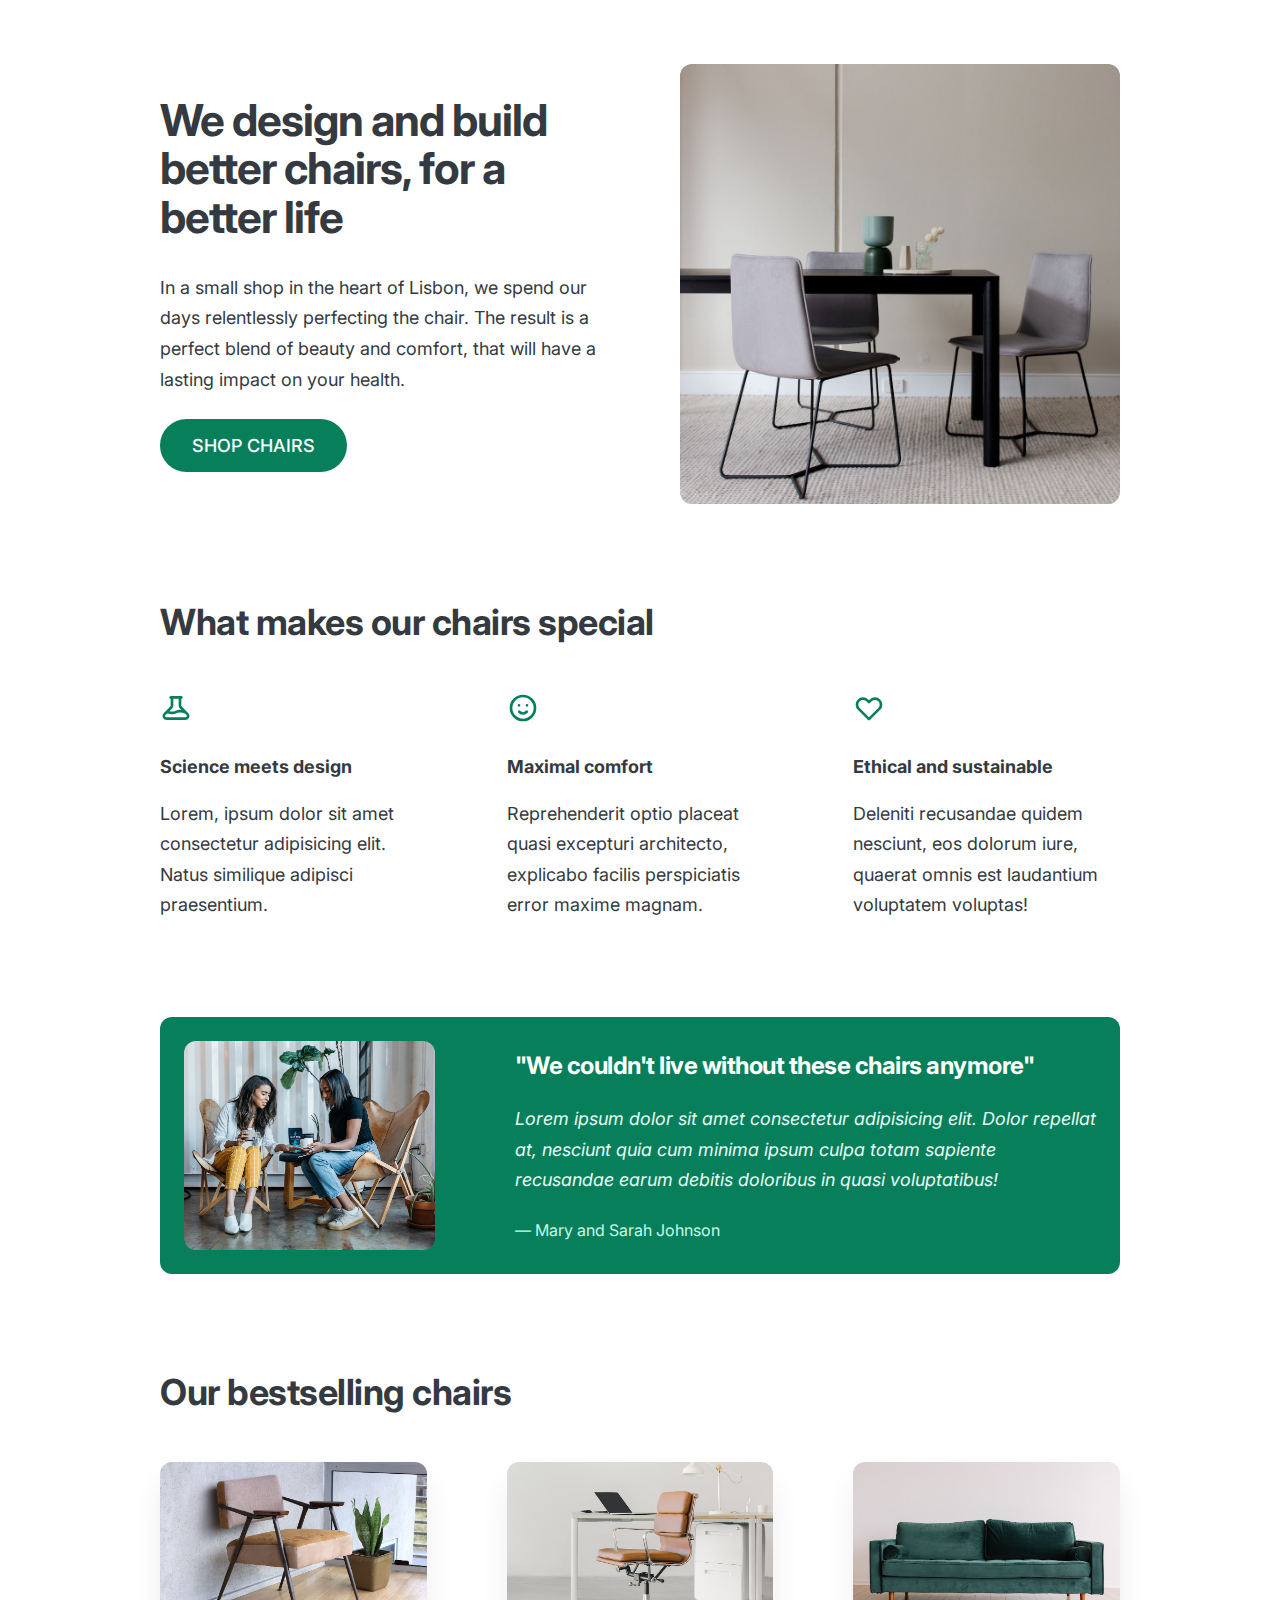
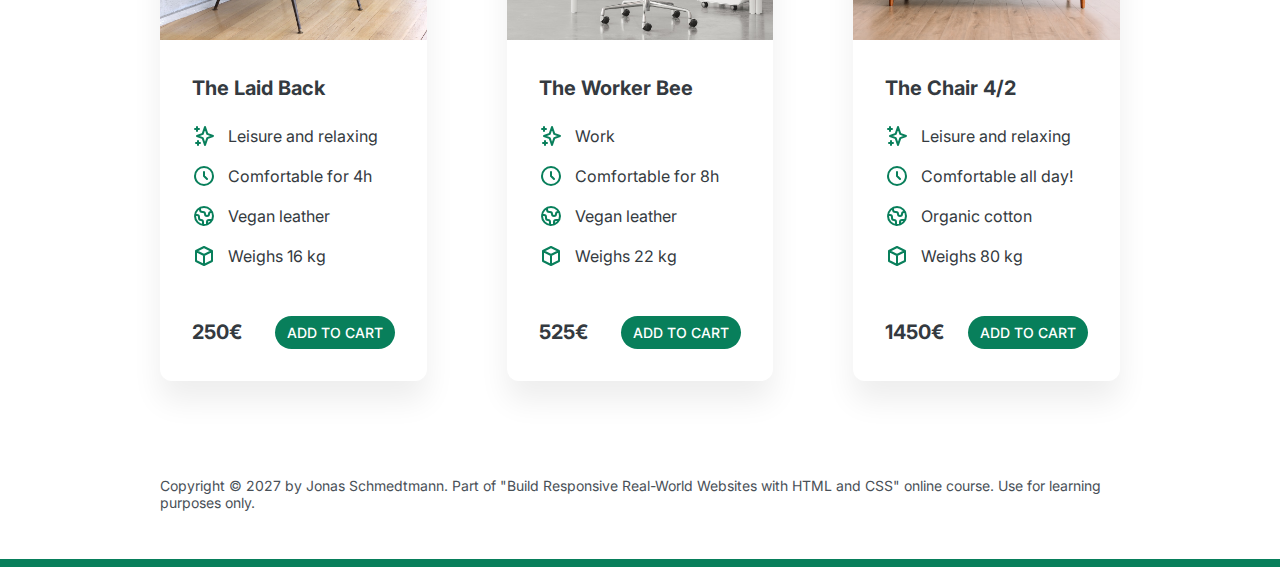
<file: 02_Small-project-Chair-Shop/index.html>
<!DOCTYPE html>
<html lang="en">
  <head>
    <meta charset="UTF-8" />
    <meta http-equiv="X-UA-Compatible" content="IE=edge" />
    <meta name="viewport" content="width=device-width, initial-scale=1.0" />

    <link rel="preconnect" href="https://fonts.googleapis.com" />
    <link rel="preconnect" href="https://fonts.gstatic.com" crossorigin />
    <link
      href="https://fonts.googleapis.com/css2?family=Inter:wght@400;500;700&display=swap"
      rel="stylesheet"
    />

    <link rel="stylesheet" href="style.css" />
    <title>Lisbon Chair Shop</title>
  </head>
  <body>
    <div class="container">
      <header>
        <div class="header-text-box">
          <h1>We design and build better chairs, for a better life</h1>
          <p class="header-text">
            In a small shop in the heart of Lisbon, we spend our days
            relentlessly perfecting the chair. The result is a perfect blend of
            beauty and comfort, that will have a lasting impact on your health.
          </p>
          <a class="btn btn--big" href="#">Shop chairs</a>
        </div>
        <img src="img/hero.jpg" alt="Photo" />
      </header>

      <section>
        <h2>What makes our chairs special</h2>
        <div class="grid-3-cols">
          <div>
            <svg
              xmlns="http://www.w3.org/2000/svg"
              class="features-icon"
              fill="none"
              viewBox="0 0 24 24"
              stroke="currentColor"
              stroke-width="2"
            >
              <path
                stroke-linecap="round"
                stroke-linejoin="round"
                d="M19.428 15.428a2 2 0 00-1.022-.547l-2.387-.477a6 6 0 00-3.86.517l-.318.158a6 6 0 01-3.86.517L6.05 15.21a2 2 0 00-1.806.547M8 4h8l-1 1v5.172a2 2 0 00.586 1.414l5 5c1.26 1.26.367 3.414-1.415 3.414H4.828c-1.782 0-2.674-2.154-1.414-3.414l5-5A2 2 0 009 10.172V5L8 4z"
              />
            </svg>
            <p class="features-title"><strong>Science meets design</strong></p>
            <p class="features-text">
              Lorem, ipsum dolor sit amet consectetur adipisicing elit. Natus
              similique adipisci praesentium.
            </p>
          </div>

          <div>
            <svg
              xmlns="http://www.w3.org/2000/svg"
              class="features-icon"
              fill="none"
              viewBox="0 0 24 24"
              stroke="currentColor"
              stroke-width="2"
            >
              <path
                stroke-linecap="round"
                stroke-linejoin="round"
                d="M14.828 14.828a4 4 0 01-5.656 0M9 10h.01M15 10h.01M21 12a9 9 0 11-18 0 9 9 0 0118 0z"
              />
            </svg>
            <p class="features-title">
              <strong>Maximal comfort</strong>
            </p>
            <p class="features-text">
              Reprehenderit optio placeat quasi excepturi architecto, explicabo
              facilis perspiciatis error maxime magnam.
            </p>
          </div>

          <div>
            <svg
              xmlns="http://www.w3.org/2000/svg"
              class="features-icon"
              fill="none"
              viewBox="0 0 24 24"
              stroke="currentColor"
              stroke-width="2"
            >
              <path
                stroke-linecap="round"
                stroke-linejoin="round"
                d="M4.318 6.318a4.5 4.5 0 000 6.364L12 20.364l7.682-7.682a4.5 4.5 0 00-6.364-6.364L12 7.636l-1.318-1.318a4.5 4.5 0 00-6.364 0z"
              />
            </svg>
            <p class="features-title">
              <strong>Ethical and sustainable</strong>
            </p>
            <p class="features-text">
              Deleniti recusandae quidem nesciunt, eos dolorum iure, quaerat
              omnis est laudantium voluptatem voluptas!
            </p>
          </div>
        </div>
      </section>

      <section class="testimonial-section">
        <div class="grid-3-cols">
          <img src="img/customers.jpg" alt="People sitting on chairs" />
          <div class="testimonial-box">
            <h2>"We couldn't live without these chairs anymore"</h2>
            <blockquote class="testimonial-text">
              Lorem ipsum dolor sit amet consectetur adipisicing elit. Dolor
              repellat at, nesciunt quia cum minima ipsum culpa totam sapiente
              recusandae earum debitis doloribus in quasi voluptatibus!
            </blockquote>
            <p class="testimonial-author">&mdash; Mary and Sarah Johnson</p>
          </div>
        </div>
      </section>

      <section>
        <h2>Our bestselling chairs</h2>
        <div class="grid-3-cols">
          <figure class="chair">
            <img src="img/chair-1.jpg" alt="Chair" />
            <div class="chair-box">
              <h3>The Laid Back</h3>
              <ul class="chair-details">
                <li>
                  <svg
                    xmlns="http://www.w3.org/2000/svg"
                    class="chair-icon"
                    fill="none"
                    viewBox="0 0 24 24"
                    stroke="currentColor"
                    stroke-width="2"
                  >
                    <path
                      stroke-linecap="round"
                      stroke-linejoin="round"
                      d="M5 3v4M3 5h4M6 17v4m-2-2h4m5-16l2.286 6.857L21 12l-5.714 2.143L13 21l-2.286-6.857L5 12l5.714-2.143L13 3z"
                    />
                  </svg>
                  <!-- Span is a generic INLINE text element, it doesn't have any meaning. It's like a div element, but inline -->
                  <span>Leisure and relaxing</span>
                </li>
                <li>
                  <svg
                    xmlns="http://www.w3.org/2000/svg"
                    class="chair-icon"
                    fill="none"
                    viewBox="0 0 24 24"
                    stroke="currentColor"
                    stroke-width="2"
                  >
                    <path
                      stroke-linecap="round"
                      stroke-linejoin="round"
                      d="M12 8v4l3 3m6-3a9 9 0 11-18 0 9 9 0 0118 0z"
                    />
                  </svg>
                  <span>Comfortable for 4h</span>
                </li>

                <li>
                  <svg
                    xmlns="http://www.w3.org/2000/svg"
                    class="chair-icon"
                    fill="none"
                    viewBox="0 0 24 24"
                    stroke="currentColor"
                    stroke-width="2"
                  >
                    <path
                      stroke-linecap="round"
                      stroke-linejoin="round"
                      d="M3.055 11H5a2 2 0 012 2v1a2 2 0 002 2 2 2 0 012 2v2.945M8 3.935V5.5A2.5 2.5 0 0010.5 8h.5a2 2 0 012 2 2 2 0 104 0 2 2 0 012-2h1.064M15 20.488V18a2 2 0 012-2h3.064M21 12a9 9 0 11-18 0 9 9 0 0118 0z"
                    />
                  </svg>
                  <span>Vegan leather</span>
                </li>
                <li>
                  <svg
                    xmlns="http://www.w3.org/2000/svg"
                    class="chair-icon"
                    fill="none"
                    viewBox="0 0 24 24"
                    stroke="currentColor"
                    stroke-width="2"
                  >
                    <path
                      stroke-linecap="round"
                      stroke-linejoin="round"
                      d="M20 7l-8-4-8 4m16 0l-8 4m8-4v10l-8 4m0-10L4 7m8 4v10M4 7v10l8 4"
                    />
                  </svg>
                  <span>Weighs 16 kg</span>
                </li>
              </ul>
              <div class="chair-price">
                <strong>250€</strong>
                <a href="#" class="btn btn--small">Add to cart</a>
              </div>
            </div>
          </figure>

          <figure class="chair">
            <img src="img/chair-2.jpg" alt="Chair" />
            <div class="chair-box">
              <h3>The Worker Bee</h3>
              <ul class="chair-details">
                <li>
                  <svg
                    xmlns="http://www.w3.org/2000/svg"
                    class="chair-icon"
                    fill="none"
                    viewBox="0 0 24 24"
                    stroke="currentColor"
                    stroke-width="2"
                  >
                    <path
                      stroke-linecap="round"
                      stroke-linejoin="round"
                      d="M5 3v4M3 5h4M6 17v4m-2-2h4m5-16l2.286 6.857L21 12l-5.714 2.143L13 21l-2.286-6.857L5 12l5.714-2.143L13 3z"
                    />
                  </svg>
                  <span>Work</span>
                </li>
                <li>
                  <svg
                    xmlns="http://www.w3.org/2000/svg"
                    class="chair-icon"
                    fill="none"
                    viewBox="0 0 24 24"
                    stroke="currentColor"
                    stroke-width="2"
                  >
                    <path
                      stroke-linecap="round"
                      stroke-linejoin="round"
                      d="M12 8v4l3 3m6-3a9 9 0 11-18 0 9 9 0 0118 0z"
                    />
                  </svg>
                  <span>Comfortable for 8h</span>
                </li>
                <li>
                  <svg
                    xmlns="http://www.w3.org/2000/svg"
                    class="chair-icon"
                    fill="none"
                    viewBox="0 0 24 24"
                    stroke="currentColor"
                    stroke-width="2"
                  >
                    <path
                      stroke-linecap="round"
                      stroke-linejoin="round"
                      d="M3.055 11H5a2 2 0 012 2v1a2 2 0 002 2 2 2 0 012 2v2.945M8 3.935V5.5A2.5 2.5 0 0010.5 8h.5a2 2 0 012 2 2 2 0 104 0 2 2 0 012-2h1.064M15 20.488V18a2 2 0 012-2h3.064M21 12a9 9 0 11-18 0 9 9 0 0118 0z"
                    />
                  </svg>
                  <span>Vegan leather</span>
                </li>
                <li>
                  <svg
                    xmlns="http://www.w3.org/2000/svg"
                    class="chair-icon"
                    fill="none"
                    viewBox="0 0 24 24"
                    stroke="currentColor"
                    stroke-width="2"
                  >
                    <path
                      stroke-linecap="round"
                      stroke-linejoin="round"
                      d="M20 7l-8-4-8 4m16 0l-8 4m8-4v10l-8 4m0-10L4 7m8 4v10M4 7v10l8 4"
                    />
                  </svg>
                  <span>Weighs 22 kg</span>
                </li>
              </ul>
              <div class="chair-price">
                <strong>525€</strong>
                <a href="#" class="btn btn--small">Add to cart</a>
              </div>
            </div>
          </figure>

          <figure class="chair">
            <img src="img/chair-3.jpg" alt="Chair" />
            <div class="chair-box">
              <h3>The Chair 4/2</h3>
              <ul class="chair-details">
                <li>
                  <svg
                    xmlns="http://www.w3.org/2000/svg"
                    class="chair-icon"
                    fill="none"
                    viewBox="0 0 24 24"
                    stroke="currentColor"
                    stroke-width="2"
                  >
                    <path
                      stroke-linecap="round"
                      stroke-linejoin="round"
                      d="M5 3v4M3 5h4M6 17v4m-2-2h4m5-16l2.286 6.857L21 12l-5.714 2.143L13 21l-2.286-6.857L5 12l5.714-2.143L13 3z"
                    />
                  </svg>
                  <span>Leisure and relaxing</span>
                </li>
                <li>
                  <svg
                    xmlns="http://www.w3.org/2000/svg"
                    class="chair-icon"
                    fill="none"
                    viewBox="0 0 24 24"
                    stroke="currentColor"
                    stroke-width="2"
                  >
                    <path
                      stroke-linecap="round"
                      stroke-linejoin="round"
                      d="M12 8v4l3 3m6-3a9 9 0 11-18 0 9 9 0 0118 0z"
                    />
                  </svg>
                  <span>Comfortable all day!</span>
                </li>
                <li>
                  <svg
                    xmlns="http://www.w3.org/2000/svg"
                    class="chair-icon"
                    fill="none"
                    viewBox="0 0 24 24"
                    stroke="currentColor"
                    stroke-width="2"
                  >
                    <path
                      stroke-linecap="round"
                      stroke-linejoin="round"
                      d="M3.055 11H5a2 2 0 012 2v1a2 2 0 002 2 2 2 0 012 2v2.945M8 3.935V5.5A2.5 2.5 0 0010.5 8h.5a2 2 0 012 2 2 2 0 104 0 2 2 0 012-2h1.064M15 20.488V18a2 2 0 012-2h3.064M21 12a9 9 0 11-18 0 9 9 0 0118 0z"
                    />
                  </svg>
                  <span>Organic cotton</span>
                </li>
                <li>
                  <svg
                    xmlns="http://www.w3.org/2000/svg"
                    class="chair-icon"
                    fill="none"
                    viewBox="0 0 24 24"
                    stroke="currentColor"
                    stroke-width="2"
                  >
                    <path
                      stroke-linecap="round"
                      stroke-linejoin="round"
                      d="M20 7l-8-4-8 4m16 0l-8 4m8-4v10l-8 4m0-10L4 7m8 4v10M4 7v10l8 4"
                    />
                  </svg>
                  <span>Weighs 80 kg</span>
                </li>
              </ul>
              <div class="chair-price">
                <strong>1450€</strong>
                <a href="#" class="btn btn--small">Add to cart</a>
              </div>
            </div>
          </figure>
        </div>
      </section>

      <footer>
        Copyright &copy; 2027 by Jonas Schmedtmann. Part of "Build Responsive
        Real-World Websites with HTML and CSS" online course. Use for learning
        purposes only.
      </footer>
    </div>
  </body>
</html>
</file>
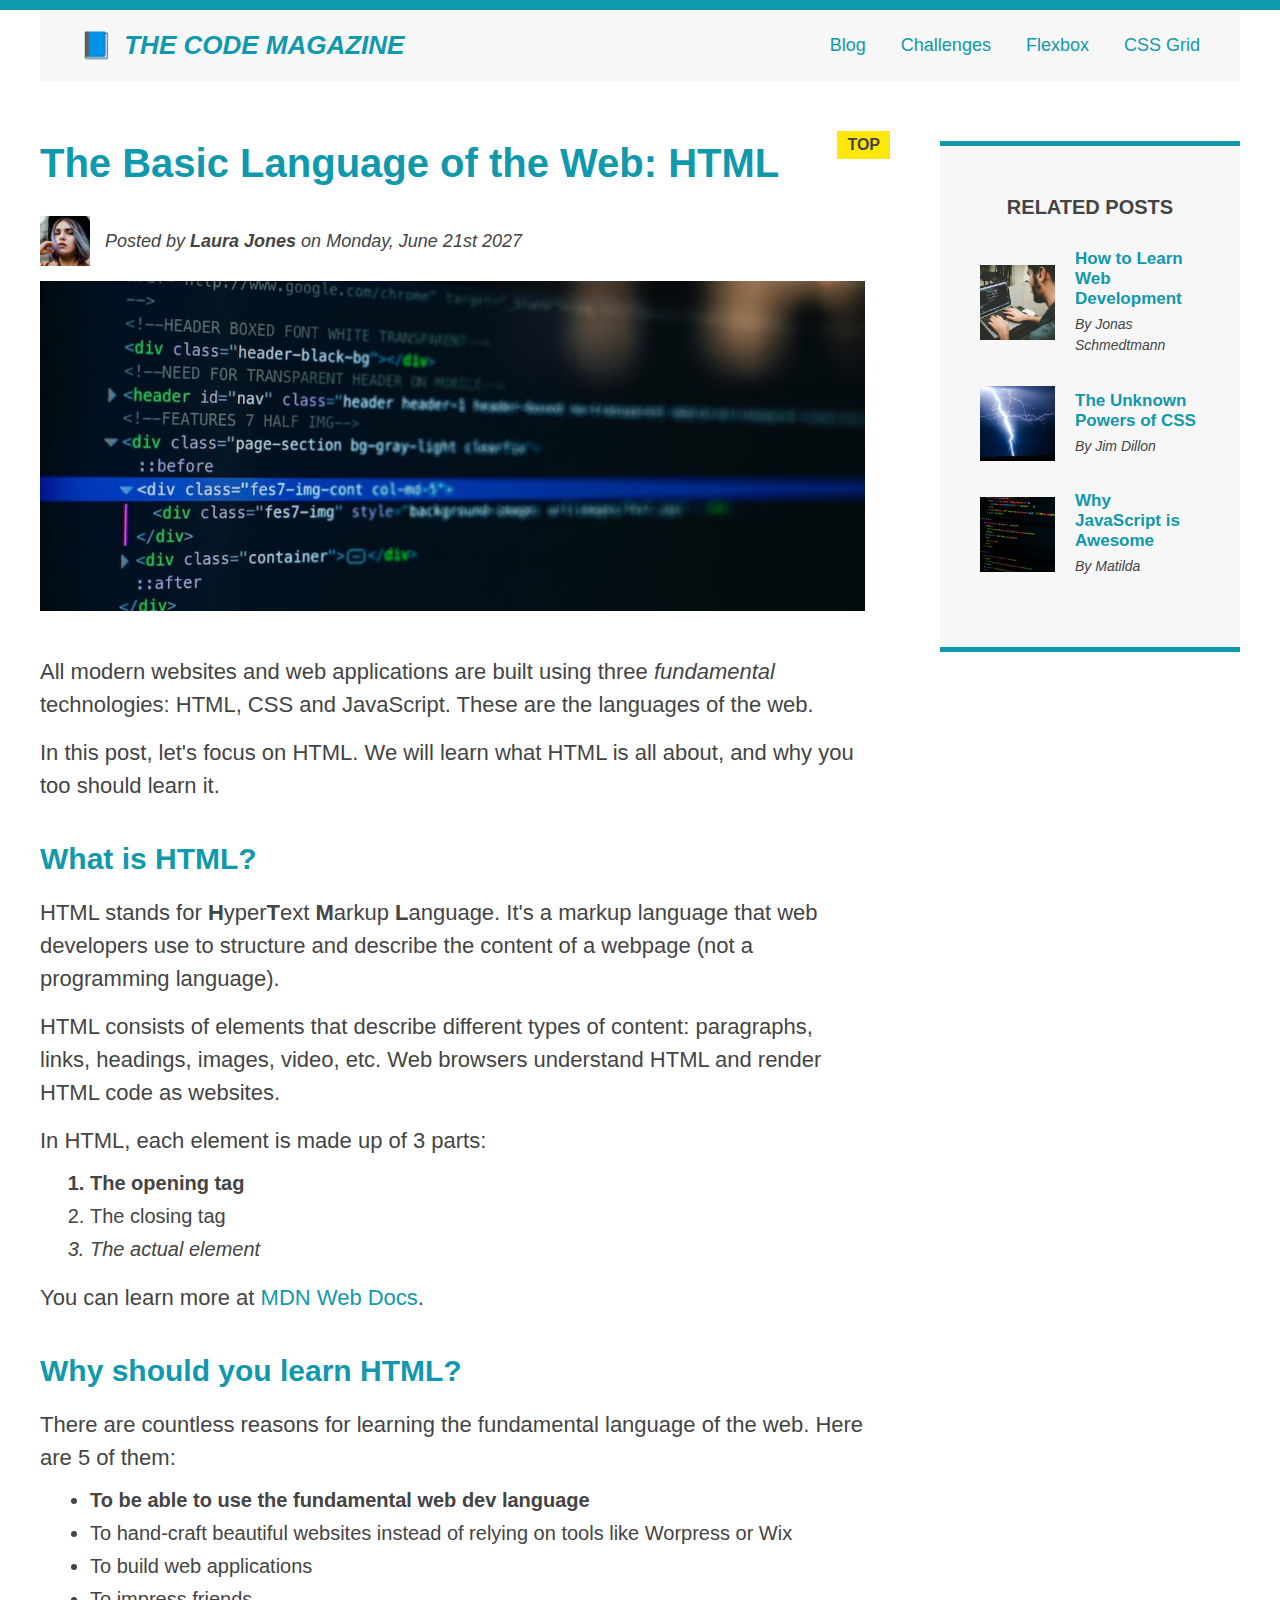
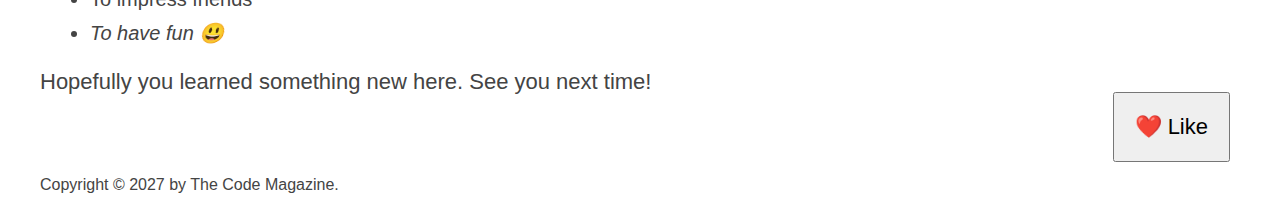
<file: 03_Fundamentals-The-Code-Magazine/index.html>
<!DOCTYPE html>
<html lang="en">
  <head>
    <meta charset="UTF-8" />
    <link href="style.css" rel="stylesheet" />
    <title>The Basic Language of the Web: HTML</title>
  </head>

  <body>
    <!--
    <h1>The Basic Language of the Web: HTML</h1>
    <h2>The Basic Language of the Web: HTML</h2>
    <h3>The Basic Language of the Web: HTML</h3>
    <h4>The Basic Language of the Web: HTML</h4>
    <h5>The Basic Language of the Web: HTML</h5>
    <h6>The Basic Language of the Web: HTML</h6>
    -->

    <div class="container">
      <header class="main-header clearfix">
        <h1>📘 The Code Magazine</h1>

        <nav>
          <!-- <strong>This is the navigation</strong> -->
          <a href="blog.html">Blog</a>
          <a href="#">Challenges</a>
          <a href="flexbox.html">Flexbox</a>
          <a href="css-grid.html">CSS Grid</a>
        </nav>
        <!-- ONLY NECCESSARY FOR CEAR ONE PARENT ELEMENT (FLOAT)  -->
        <!-- <div class="clear"></div> -->
      </header>
      <!-- ONLY NECCESSARY FOR FLEXBOX -->
      <!-- <div class="row"> -->
      <article>
        <header class="post-header">
          <h2>The Basic Language of the Web: HTML</h2>

          <div class="author-box">
            <img
              src="img/laura-jones.jpg"
              alt="Headshot of Laura Jones"
              width="50"
              height="50"
              class="author-img"
            />

            <p id="author" class="author">
              Posted by <strong>Laura Jones</strong> on Monday, June 21st 2027
            </p>
          </div>
          <img
            src="img/post-img.jpg"
            alt="HTML code on a screen"
            width="500"
            height="200"
            class="post-img"
          />
          <button>❤️ Like</button>
        </header>

        <p>
          All modern websites and web applications are built using three
          <em>fundamental</em> technologies: HTML, CSS and JavaScript. These are
          the languages of the web.
        </p>
        <p>
          In this post, let's focus on HTML. We will learn what HTML is all
          about, and why you too should learn it.
        </p>

        <h3>What is HTML?</h3>

        <p>
          HTML stands for <strong>H</strong>yper<strong>T</strong>ext
          <strong>M</strong>arkup <strong>L</strong>anguage. It's a markup
          language that web developers use to structure and describe the content
          of a webpage (not a programming language).
        </p>

        <p>
          HTML consists of elements that describe different types of content:
          paragraphs, links, headings, images, video, etc. Web browsers
          understand HTML and render HTML code as websites.
        </p>
        <p>In HTML, each element is made up of 3 parts:</p>

        <ol>
          <li class="first-li">The opening tag</li>
          <li>The closing tag</li>
          <li>The actual element</li>
        </ol>

        <p>
          You can learn more at
          <a
            href="https://developer.mozilla.org/en-US/docs/Web/HTML"
            target="_blank"
            >MDN Web Docs</a
          >.
        </p>

        <h3>Why should you learn HTML?</h3>

        <p>
          There are countless reasons for learning the fundamental language of
          the web. Here are 5 of them:
        </p>

        <ul>
          <li class="first-li">
            To be able to use the fundamental web dev language
          </li>
          <li>
            To hand-craft beautiful websites instead of relying on tools like
            Worpress or Wix
          </li>
          <li>To build web applications</li>
          <li>To impress friends</li>
          <li>To have fun 😃</li>
        </ul>
        <p>Hopefully you learned something new here. See you next time!</p>
      </article>

      <aside>
        <h4>Related posts</h4>

        <ul class="related">
          <li class="related-post">
            <img
              src="img/related-1.jpg"
              alt="Person programming"
              width="75"
              height="75"
            />
            <div>
              <a href="#" class="related-link">How to Learn Web Development</a>
              <p class="related-author">By Jonas Schmedtmann</p>
            </div>
          </li>
          <li class="related-post">
            <img
              src="img/related-2.jpg"
              alt="Lightning"
              width="75"
              height="75"
            />
            <div>
              <a href="#" class="related-link">The Unknown Powers of CSS</a>
              <p class="related-author">By Jim Dillon</p>
            </div>
          </li>
          <li class="related-post">
            <img
              src="img/related-3.jpg"
              alt="Javascript code on a screen"
              width="75"
              height="75"
            />
            <div>
              <a href="#" class="related-link">Why JavaScript is Awesome</a>
              <p class="related-author">By Matilda</p>
            </div>
          </li>
        </ul>
      </aside>
      <!-- </div> -->

      <footer>
        <p id="copyright" class="copyright text">
          Copyright &copy; 2027 by The Code Magazine.
        </p>
      </footer>
    </div>
  </body>
</html>
</file>
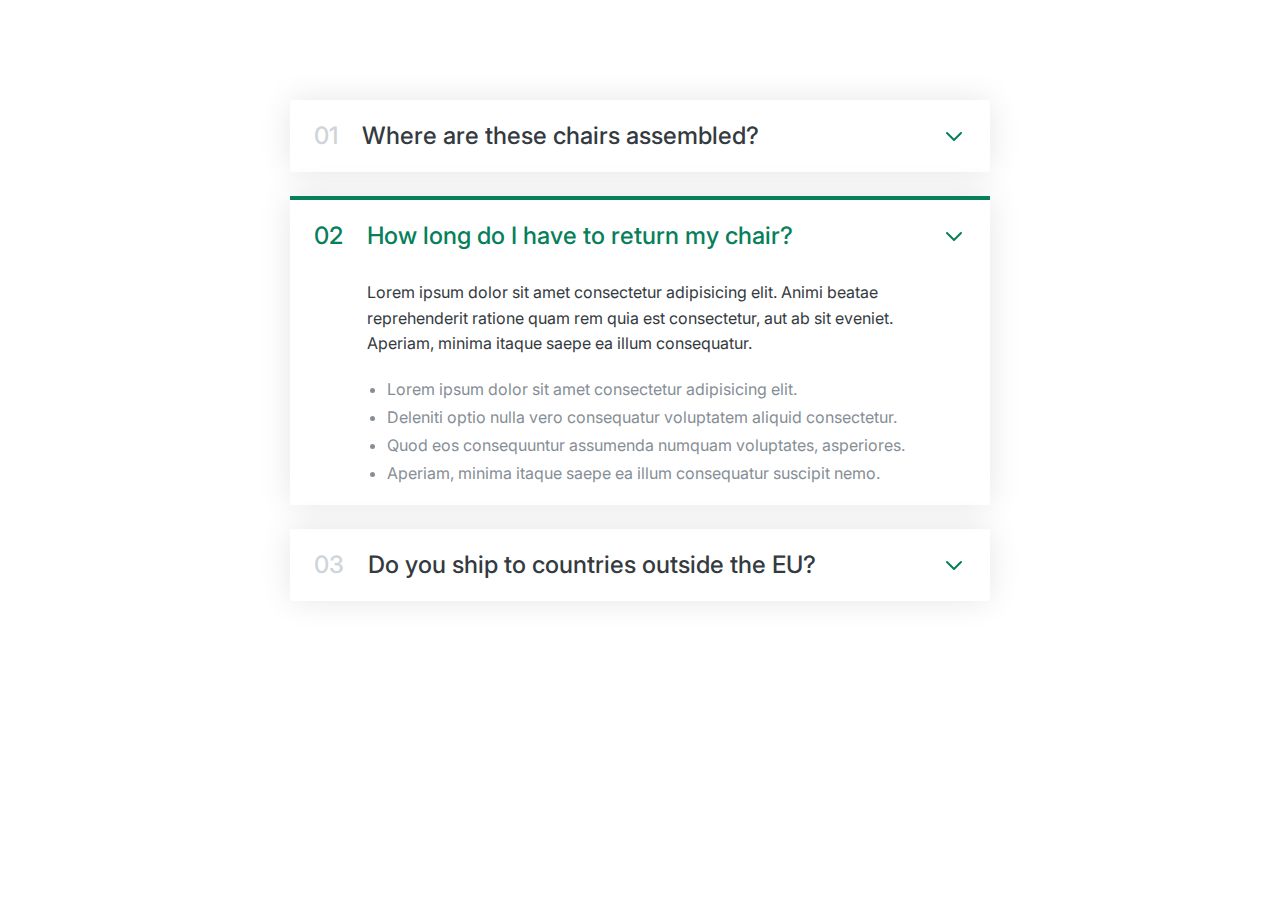
<file: 01_Web-components/01_accordion.html>
<!DOCTYPE html>
<html lang="en">
  <head>
    <meta charset="UTF-8" />
    <meta http-equiv="X-UA-Compatible" content="IE=edge" />
    <meta name="viewport" content="width=device-width, initial-scale=1.0" />
    <link
      href="https://fonts.googleapis.com/css2?family=Inter:wght@400;500;700&display=swap"
      rel="stylesheet"
    />
    <title>Accordion Component</title>

    <style>
      /*
            SPACING SYSTEM (px)
            2 / 4 / 8 / 12 / 16 / 24 / 32 / 48 / 64 / 80 / 96 / 128

            FONT SIZE SYSTEM (px)
            10 / 12 / 14 / 16 / 18 / 20 / 24 / 30 / 36 / 44 / 52 / 62 / 74 / 86 / 98
            */

      /*
            MAIN COLOR: #087f5b
            GRAY COLOR: #343a40
            */

      * {
        margin: 0;
        padding: 0;
        box-sizing: border-box;
      }

      body {
        font-family: "inter", sans-serif;
        color: #343a40;
        line-height: 1;
      }

      .accordion {
        width: 700px;
        margin: 100px auto;
        display: flex;
        flex-direction: column;
        gap: 24px;
      }

      .item {
        box-shadow: 0 0 32px rgba(0, 0, 0, 0.1);
        padding: 24px;
        display: grid;
        grid-template-columns: auto 1fr auto;
        column-gap: 24px;
        row-gap: 32px;
        align-items: center;
      }
      .number,
      .text {
        font-size: 24px;
        font-weight: 500;
        /* color: #087f5b; */
      }
      .number {
        color: #ced4da;
      }
      .icon {
        width: 24px;
        height: 24px;
        stroke: #087f5b;
      }
      .hidden-box {
        grid-column: 2;
        display: none;
      }

      .hidden-box p {
        line-height: 1.6;
        margin-bottom: 24px;
      }

      .hidden-box ul {
        color: #868e96;
        margin-left: 20px;
        display: flex;
        flex-direction: column;
        gap: 12px;
      }

      /* OPEN STATE */
      .open {
        border-top: 4px solid #087f5b;
      }
      .open .hidden-box {
        display: block;
      }
      .open .number,
      .open .text {
        color: #087f5b;
      }
    </style>
  </head>
  <body>
    <div class="accordion">
      <div class="item">
        <p class="number">01</p>
        <p class="text">Where are these chairs assembled?</p>
        <svg
          xmlns="http://www.w3.org/2000/svg"
          class="icon"
          fill="none"
          viewBox="0 0 24 24"
          stroke="currentColor"
          stroke-width="2"
        >
          <path
            stroke-linecap="round"
            stroke-linejoin="round"
            d="M19 9l-7 7-7-7"
          />
        </svg>
        <div class="hidden-box">
          <p>
            Lorem ipsum dolor sit amet consectetur adipisicing elit. Animi
            beatae reprehenderit ratione quam rem quia est consectetur, aut ab
            sit eveniet. Aperiam, minima itaque saepe ea illum consequatur.
          </p>
          <ul>
            <li>Lorem ipsum dolor sit amet consectetur adipisicing elit.</li>
            <li>
              Deleniti optio nulla vero consequatur voluptatem aliquid
              consectetur.
            </li>
            <li>
              Quod eos consequuntur assumenda numquam voluptates, asperiores.
            </li>
            <li>
              Aperiam, minima itaque saepe ea illum consequatur suscipit nemo.
            </li>
          </ul>
        </div>
      </div>

      <div class="item open">
        <p class="number">02</p>
        <p class="text">How long do I have to return my chair?</p>
        <svg
          xmlns="http://www.w3.org/2000/svg"
          class="icon"
          fill="none"
          viewBox="0 0 24 24"
          stroke="currentColor"
          stroke-width="2"
        >
          <path
            stroke-linecap="round"
            stroke-linejoin="round"
            d="M19 9l-7 7-7-7"
          />
        </svg>
        <div class="hidden-box">
          <p>
            Lorem ipsum dolor sit amet consectetur adipisicing elit. Animi
            beatae reprehenderit ratione quam rem quia est consectetur, aut ab
            sit eveniet. Aperiam, minima itaque saepe ea illum consequatur.
          </p>
          <ul>
            <li>Lorem ipsum dolor sit amet consectetur adipisicing elit.</li>
            <li>
              Deleniti optio nulla vero consequatur voluptatem aliquid
              consectetur.
            </li>
            <li>
              Quod eos consequuntur assumenda numquam voluptates, asperiores.
            </li>
            <li>
              Aperiam, minima itaque saepe ea illum consequatur suscipit nemo.
            </li>
          </ul>
        </div>
      </div>

      <div class="item">
        <p class="number">03</p>
        <p class="text">Do you ship to countries outside the EU?</p>
        <svg
          xmlns="http://www.w3.org/2000/svg"
          class="icon"
          fill="none"
          viewBox="0 0 24 24"
          stroke="currentColor"
          stroke-width="2"
        >
          <path
            stroke-linecap="round"
            stroke-linejoin="round"
            d="M19 9l-7 7-7-7"
          />
        </svg>
        <div class="hidden-box">
          <p>
            Lorem ipsum dolor sit amet consectetur adipisicing elit. Animi
            beatae reprehenderit ratione quam rem quia est consectetur, aut ab
            sit eveniet. Aperiam, minima itaque saepe ea illum consequatur.
          </p>
          <ul>
            <li>Lorem ipsum dolor sit amet consectetur adipisicing elit.</li>
            <li>
              Deleniti optio nulla vero consequatur voluptatem aliquid
              consectetur.
            </li>
            <li>
              Quod eos consequuntur assumenda numquam voluptates, asperiores.
            </li>
            <li>
              Aperiam, minima itaque saepe ea illum consequatur suscipit nemo.
            </li>
          </ul>
        </div>
      </div>
    </div>
  </body>
</html>
</file>
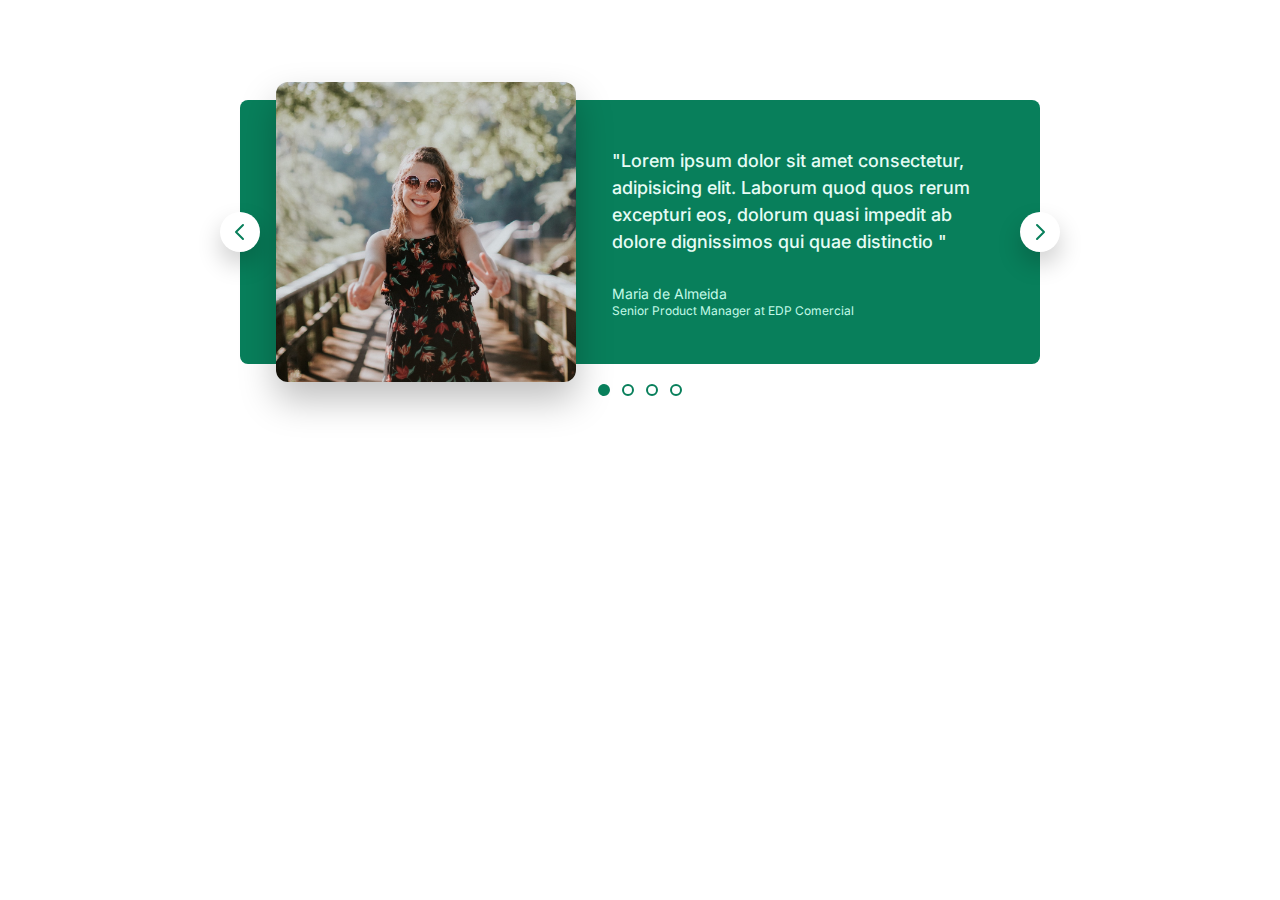
<file: 01_Web-components/02_carousel.html>
<!DOCTYPE html>
<html lang="en">
  <head>
    <meta charset="UTF-8" />
    <meta http-equiv="X-UA-Compatible" content="IE=edge" />
    <meta name="viewport" content="width=device-width, initial-scale=1.0" />
    <link
      href="https://fonts.googleapis.com/css2?family=Inter:wght@400;500;700&display=swap"
      rel="stylesheet"
    />
    <title>Carousel component</title>

    <style>
      /*
            SPACING SYSTEM (px)
            2 / 4 / 8 / 12 / 16 / 24 / 32 / 48 / 64 / 80 / 96 / 128

            FONT SIZE SYSTEM (px)
            10 / 12 / 14 / 16 / 18 / 20 / 24 / 30 / 36 / 44 / 52 / 62 / 74 / 86 / 98
            */

      /*
            MAIN COLOR: #087f5b
            GRAY COLOR: #343a40
            */

      * {
        margin: 0;
        padding: 0;
        box-sizing: border-box;
      }

      body {
        font-family: "inter", sans-serif;
        color: #343a40;
        line-height: 1;
      }
      .carousel {
        width: 800px;
        margin: 100px auto;
        background-color: #087f5b;
        /* padding: 32px;
        padding-left: 86px;
        padding-right: 48px; */
        padding: 32px 48px 32px 86px;

        border-radius: 8px;
        position: relative;

        display: flex;
        align-items: center;
        gap: 86px;
      }
      img {
        height: 200px;
        border-radius: 8px;
        transform: scale(1.5);
        box-shadow: 0 12px 24px rgba(0, 0, 0, 0.25);
      }

      .testimonial-text {
        font-size: 18px;
        font-weight: 500;
        line-height: 1.5;
        margin-bottom: 32px;
        color: #e6fcf5;
      }
      .testimonial-author {
        font-size: 14px;
        margin-bottom: 4px;
        color: #c3fae8;
      }
      .testimonial-job {
        font-size: 12px;
        color: #c3fae8;
      }

      /* CONTROLS */
      .btn {
        background-color: #fff;
        border: none;
        height: 40px;
        width: 40px;
        border-radius: 50%;
        position: absolute;
        box-shadow: 0 12px 24px rgba(0, 0, 0, 0.2);
        cursor: pointer;

        display: flex;
        align-items: center;
        justify-content: center;
      }

      .btn--left {
        /* In relation to PARENT ELEMENT */
        left: 0;
        top: 50%;
        /* In relation to ELEMENT ITSELF */
        transform: translate(-50%, -50%);
      }
      .btn--right {
        right: 0;
        top: 50%;
        transform: translate(50%, -50%);
      }
      .btn-icon {
        height: 24px;
        width: 24px;
        stroke: #087f5b;
      }

      .dots {
        position: absolute;
        left: 50%;
        bottom: 0;
        transform: translate(-50%, 32px);

        display: flex;
        gap: 12px;
      }
      .dot {
        height: 12px;
        width: 12px;
        background-color: #fff;
        border: 2px solid #087f5b;
        border-radius: 50%;
        cursor: pointer;
      }

      .dot--fill {
        background-color: #087f5b;
      }
    </style>
  </head>
  <body>
    <div class="carousel">
      <img src="img/maria.jpg" alt="Maria de Almeida" />
      <blockquote class="testimonial">
        <p class="testimonial-text">
          "Lorem ipsum dolor sit amet consectetur, adipisicing elit. Laborum
          quod quos rerum excepturi eos, dolorum quasi impedit ab dolore
          dignissimos qui quae distinctio "
        </p>
        <p class="testimonial-author">Maria de Almeida</p>
        <p class="testimonial-job">Senior Product Manager at EDP Comercial</p>
      </blockquote>

      <button class="btn btn--left">
        <svg
          xmlns="http://www.w3.org/2000/svg"
          class="btn-icon"
          fill="none"
          viewBox="0 0 24 24"
          stroke="currentColor"
          stroke-width="2"
        >
          <path
            stroke-linecap="round"
            stroke-linejoin="round"
            d="M15 19l-7-7 7-7"
          />
        </svg>
      </button>
      <button class="btn btn--right">
        <svg
          xmlns="http://www.w3.org/2000/svg"
          class="btn-icon"
          fill="none"
          viewBox="0 0 24 24"
          stroke="currentColor"
          stroke-width="2"
        >
          <path
            stroke-linecap="round"
            stroke-linejoin="round"
            d="M9 5l7 7-7 7"
          />
        </svg>
      </button>
      <div class="dots">
        <button class="dot dot--fill">&nbsp;</button>
        <button class="dot">&nbsp;</button>
        <button class="dot">&nbsp;</button>
        <button class="dot">&nbsp;</button>
      </div>
    </div>
  </body>
</html>
</file>
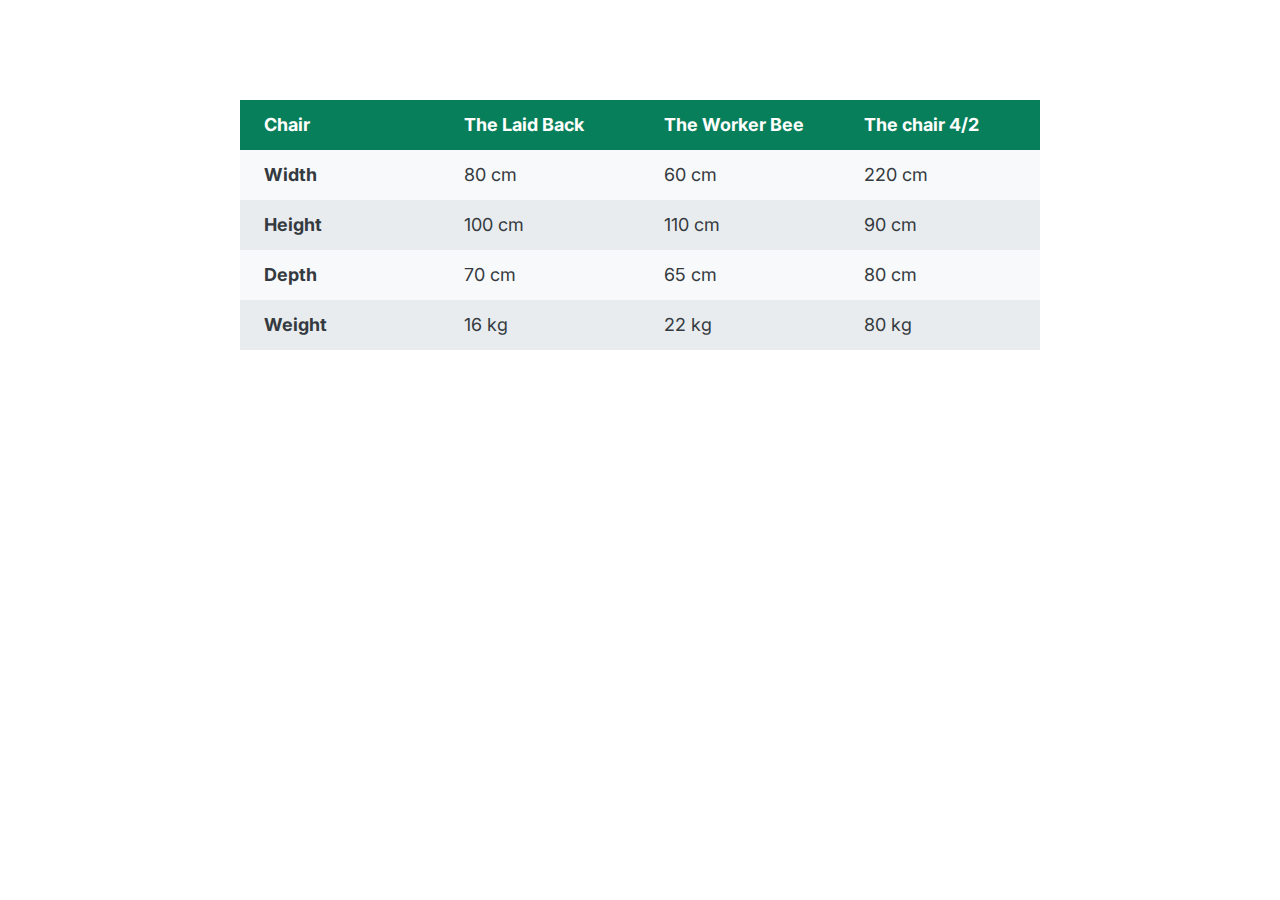
<file: 01_Web-components/03_table.html>
<!DOCTYPE html>
<html lang="en">
  <head>
    <meta charset="UTF-8" />
    <meta http-equiv="X-UA-Compatible" content="IE=edge" />
    <meta name="viewport" content="width=device-width, initial-scale=1.0" />
    <link
      href="https://fonts.googleapis.com/css2?family=Inter:wght@400;500;700&display=swap"
      rel="stylesheet"
    />
    <title>Table component</title>

    <style>
      /*
            SPACING SYSTEM (px)
            2 / 4 / 8 / 12 / 16 / 24 / 32 / 48 / 64 / 80 / 96 / 128

            FONT SIZE SYSTEM (px)
            10 / 12 / 14 / 16 / 18 / 20 / 24 / 30 / 36 / 44 / 52 / 62 / 74 / 86 / 98
            */

      /*
            MAIN COLOR: #087f5b
            GRAY COLOR: #343a40
            */

      * {
        margin: 0;
        padding: 0;
        box-sizing: border-box;
      }

      body {
        font-family: "inter", sans-serif;
        color: #343a40;
        line-height: 1;
        display: flex;
        justify-content: center;
      }

      table {
        width: 800px;
        margin-top: 100px;
        font-size: 18px;
        /* border: 1px solid #343a40; */
        border-collapse: collapse;
      }

      td,
      th {
        /* border: 1px solid #343a40; */
        padding: 16px 24px;
        text-align: left;
      }

      thead tr {
        background-color: #087f5b;
        color: #fff;
      }

      thead th {
        width: 25%;
      }

      tbody tr:nth-child(odd) {
        background-color: #f8f9fa;
      }

      tbody tr:nth-child(even) {
        background-color: #e9ecef;
      }
    </style>
  </head>
  <body>
    <table>
      <thead>
        <tr>
          <th>Chair</th>
          <th>The Laid Back</th>
          <th>The Worker Bee</th>
          <th>The chair 4/2</th>
        </tr>
      </thead>
      <tbody>
        <tr>
          <th>Width</th>
          <td>80 cm</td>
          <td>60 cm</td>
          <td>220 cm</td>
        </tr>
        <tr>
          <th>Height</th>
          <td>100 cm</td>
          <td>110 cm</td>
          <td>90 cm</td>
        </tr>
        <tr>
          <th>Depth</th>
          <td>70 cm</td>
          <td>65 cm</td>
          <td>80 cm</td>
        </tr>
        <tr>
          <th>Weight</th>
          <td>16 kg</td>
          <td>22 kg</td>
          <td>80 kg</td>
        </tr>
      </tbody>
    </table>
  </body>
</html>
</file>
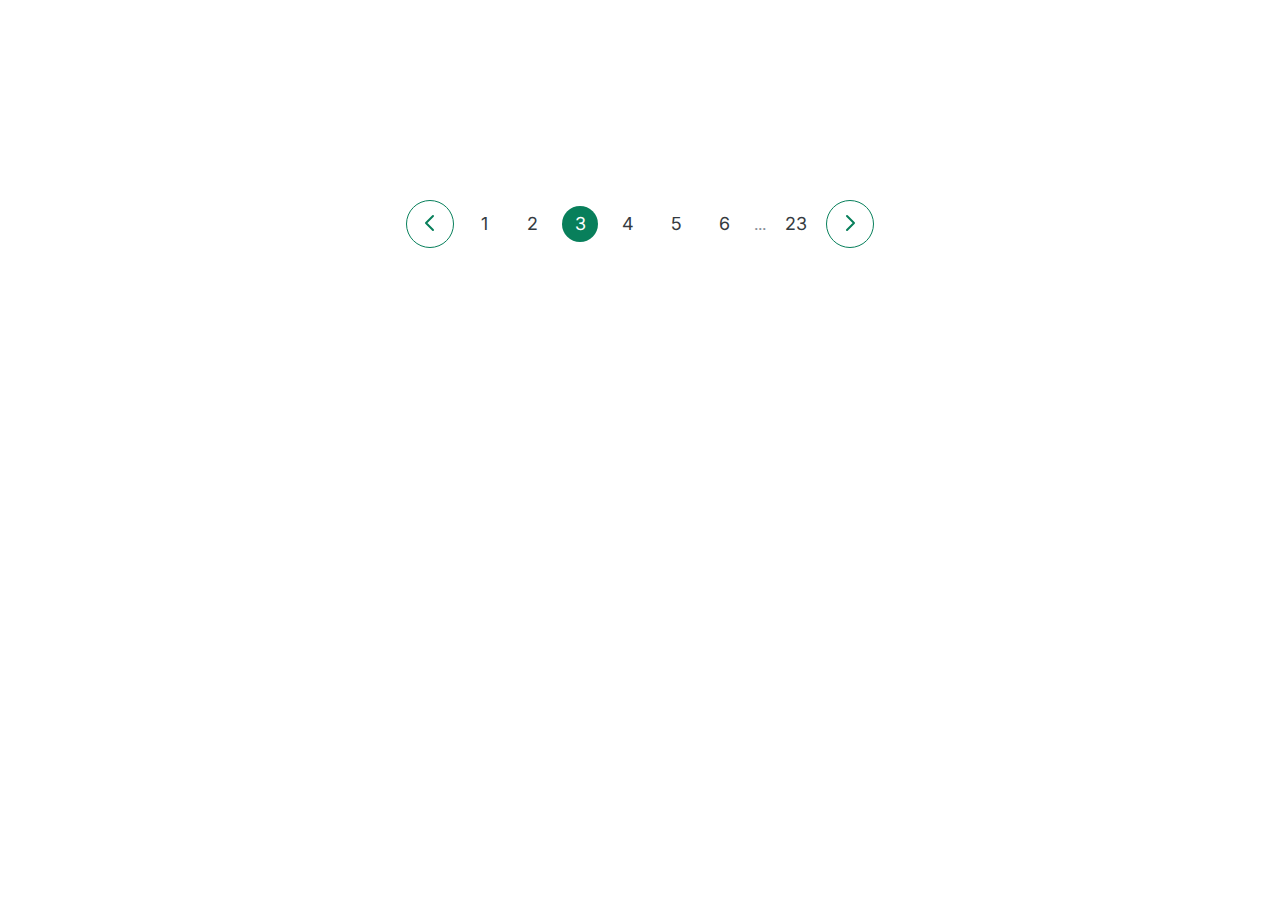
<file: 01_Web-components/04_pagination.html>
<!DOCTYPE html>
<html lang="en">
  <head>
    <meta charset="UTF-8" />
    <meta http-equiv="X-UA-Compatible" content="IE=edge" />
    <meta name="viewport" content="width=device-width, initial-scale=1.0" />
    <link
      href="https://fonts.googleapis.com/css2?family=Inter:wght@400;500;700&display=swap"
      rel="stylesheet"
    />
    <title>Pagination component</title>
    <style>
      /*
            SPACING SYSTEM (px)
            2 / 4 / 8 / 12 / 16 / 24 / 32 / 48 / 64 / 80 / 96 / 128

            FONT SIZE SYSTEM (px)
            10 / 12 / 14 / 16 / 18 / 20 / 24 / 30 / 36 / 44 / 52 / 62 / 74 / 86 / 98
            */

      /*
            MAIN COLOR: #087f5b
            GRAY COLOR: #343a40
            */
      * {
        margin: 0;
        padding: 0;
        box-sizing: border-box;
      }

      body {
        font-family: "inter", sans-serif;
        color: #343a40;
        line-height: 1;
        display: flex;
        justify-content: center;
      }

      .pagination {
        display: flex;
        align-items: center;
        gap: 12px;
        margin-top: 200px;
      }

      .btn {
        border: 1px solid #087f5b;
        width: 48px;
        height: 48px;
        border-radius: 50%;
        background: none;
        cursor: pointer;
      }

      .btn:hover {
        background-color: #087f5b;
      }

      .btn:hover .btn-icon {
        stroke: #fff;
      }

      .btn-icon {
        width: 24px;
        height: 24px;
        stroke: #087f5b;
      }

      .page-link:link,
      .page-link:visited {
        font-size: 18px;
        color: #343a40;
        text-decoration: none;
        width: 36px;
        height: 36px;
        border-radius: 50%;
        display: flex;
        align-items: center;
        justify-content: center;
      }
      .page-link:hover,
      .page-link:active,
      .page-link.page-link--current {
        color: #fff;
        background-color: #087f5b;
      }

      .dots {
        color: #868e96;
      }
    </style>
  </head>
  <body>
    <div class="pagination">
      <button class="btn">
        <svg
          xmlns="http://www.w3.org/2000/svg"
          class="btn-icon"
          fill="none"
          viewBox="0 0 24 24"
          stroke="currentColor"
          stroke-width="2"
        >
          <path
            stroke-linecap="round"
            stroke-linejoin="round"
            d="M15 19l-7-7 7-7"
          />
        </svg>
      </button>

      <a href="#" class="page-link">1</a>
      <a href="#" class="page-link">2</a>
      <a href="#" class="page-link page-link--current">3</a>
      <a href="#" class="page-link">4</a>
      <a href="#" class="page-link">5</a>
      <a href="#" class="page-link">6</a>
      <span class="dots">...</span>
      <a href="#" class="page-link">23</a>

      <button class="btn">
        <svg
          xmlns="http://www.w3.org/2000/svg"
          class="btn-icon"
          fill="none"
          viewBox="0 0 24 24"
          stroke="currentColor"
          stroke-width="2"
        >
          <path
            stroke-linecap="round"
            stroke-linejoin="round"
            d="M9 5l7 7-7 7"
          />
        </svg>
      </button>
    </div>
  </body>
</html>
</file>
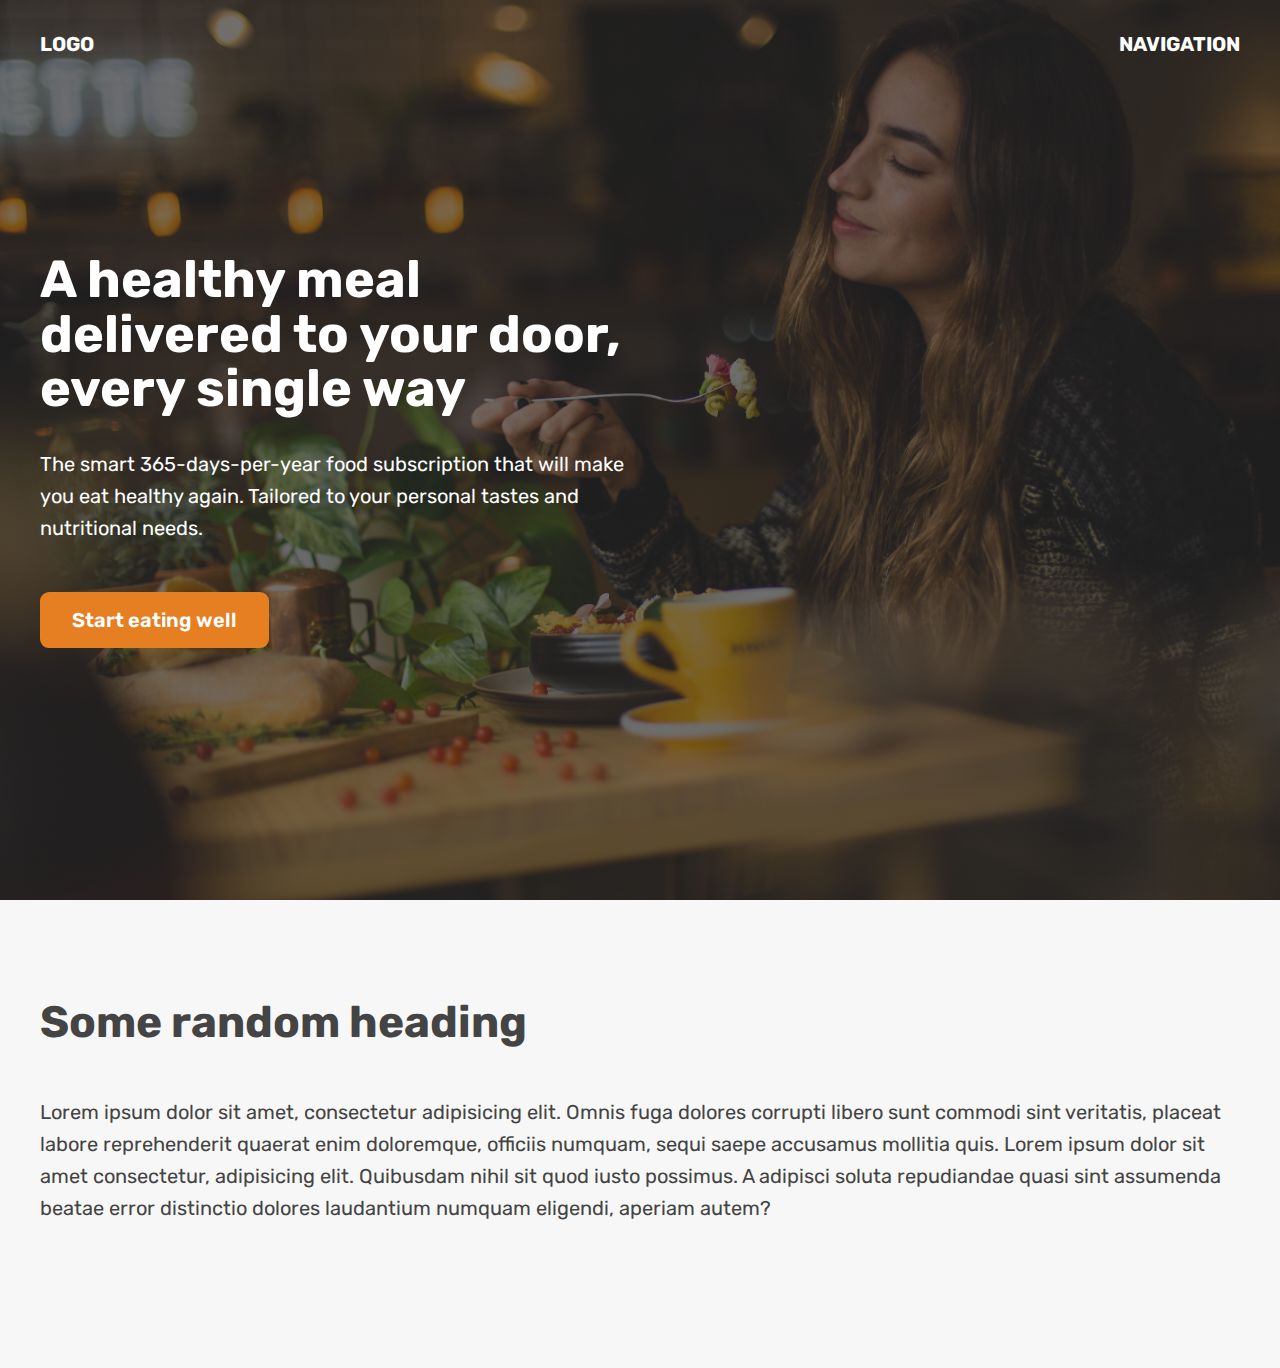
<file: 01_Web-components/05_hero.html>
<!DOCTYPE html>
<html lang="en">
  <head>
    <meta charset="UTF-8" />
    <meta http-equiv="X-UA-Compatible" content="IE=edge" />
    <meta name="viewport" content="width=device-width, initial-scale=1.0" />
    <link rel="preconnect" href="https://fonts.googleapis.com" />
    <link rel="preconnect" href="https://fonts.gstatic.com" crossorigin />
    <link
      href="https://fonts.googleapis.com/css2?family=Rubik:wght@400;600;700&display=swap"
      rel="stylesheet"
    />
    <title>Omifood Hero Section</title>
    <style>
      * {
        margin: 0;
        padding: 0;
        box-sizing: border-box;
      }

      html {
        font-family: "Rubik", sans-serif;
        color: #444;
      }

      .container {
        margin: 0 auto;
        width: 1200px;
      }

      header {
        /* background-color: orangered; */
        height: 100vh;
        position: relative;

        background-image: linear-gradient(
            rgba(34, 34, 34, 0.6),
            rgba(34, 34, 34, 0.6)
          ),
          url("img/hero.jpg");
        background-size: cover;
        color: #fff;
      }

      nav {
        font-size: 20px;
        font-weight: 700;
        display: flex;
        justify-content: space-between;
        padding-top: 32px;
        /* background-image: linear-gradient(to right, red, blue); */

        /* background-color: green; */
      }

      .header-container {
        width: 1200px;
        position: absolute;
        /* In relation to PARENT size */
        left: 50%;
        top: 50%;
        /* In relation to ELEMENT size */
        transform: translate(-50%, -50%);

        /* background-color: violet; */

        /* text-align: center; */
      }
      .header-container-inner {
        width: 50%;
      }

      h1 {
        font-size: 52px;
        margin-bottom: 32px;
        line-height: 1.05;
      }

      p {
        font-size: 20px;
        line-height: 1.6;
        margin-bottom: 48px;
      }

      .btn:link,
      .btn:visited {
        font-size: 20px;
        font-weight: 600;
        background-color: #e67e22;
        color: #fff;
        text-decoration: none;
        display: inline-block;
        padding: 16px 32px;
        border-radius: 9px;
      }

      h2 {
        font-size: 44px;
        margin-bottom: 48px;
      }
      section {
        padding: 96px 0;
        background-color: #f7f7f7;
      }
    </style>
  </head>
  <body>
    <header>
      <nav class="container">
        <div>LOGO</div>
        <div>NAVIGATION</div>
      </nav>

      <div class="header-container">
        <div class="header-container-inner">
          <h1>A healthy meal delivered to your door, every single way</h1>
          <p>
            The smart 365-days-per-year food subscription that will make you eat
            healthy again. Tailored to your personal tastes and nutritional
            needs.
          </p>
          <a href="#" class="btn">Start eating well</a>
        </div>
      </div>
    </header>
    <section>
      <div class="container">
        <h2>Some random heading</h2>
        <p>
          Lorem ipsum dolor sit amet, consectetur adipisicing elit. Omnis fuga
          dolores corrupti libero sunt commodi sint veritatis, placeat labore
          reprehenderit quaerat enim doloremque, officiis numquam, sequi saepe
          accusamus mollitia quis. Lorem ipsum dolor sit amet consectetur,
          adipisicing elit. Quibusdam nihil sit quod iusto possimus. A adipisci
          soluta repudiandae quasi sint assumenda beatae error distinctio
          dolores laudantium numquam eligendi, aperiam autem?
        </p>
      </div>
    </section>
  </body>
</html>
</file>
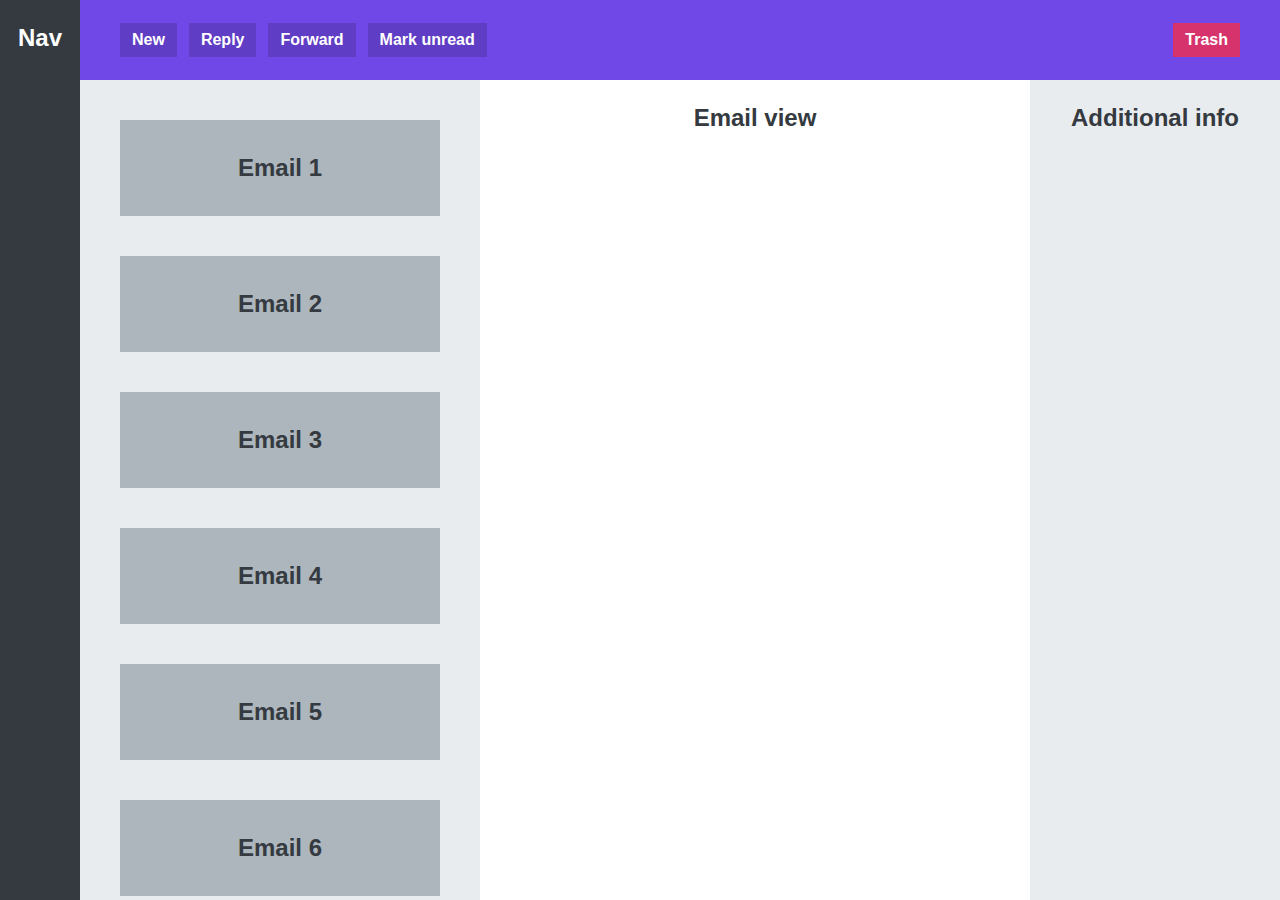
<file: 01_Web-components/06_app-layout.html>
<!DOCTYPE html>
<html lang="en">
  <head>
    <meta charset="UTF-8" />
    <meta http-equiv="X-UA-Compatible" content="IE=edge" />
    <meta name="viewport" content="width=device-width, initial-scale=1.0" />
    <title>App Layout</title>
    <style>
      * {
        margin: 0;
        padding: 0;
        box-sizing: border-box;
      }
      body {
        font-family: sans-serif;
        color: #343a40;
        font-size: 24px;
        height: 100vh;
        text-align: center;
        font-weight: bold;

        display: grid;
        grid-template-columns: 80px 400px 1fr 250px;
        grid-template-rows: 80px 1fr;
      }

      nav,
      section,
      main,
      aside {
        padding-top: 24px;
      }

      nav {
        background-color: #343a40;
        color: #fff;
        grid-row: 1 /-1;
      }
      menu {
        background-color: #7048e8;
        grid-column: 2 / -1;

        display: flex;
        align-items: center;
        gap: 12px;
        padding: 0 40px;
      }

      button {
        font-size: 16px;
        font-weight: bold;
        background-color: #5f3dc4;
        border: none;
        cursor: pointer;
        color: #fff;
        padding: 8px 12px;
      }

      button:last-child {
        background-color: #d6336c;
        margin-left: auto;
      }

      section {
        background-color: #e9ecef;
        padding: 40px;

        /* How elements that dont fit into container appear */
        overflow: scroll;

        display: flex;
        flex-direction: column;
        gap: 40px;
      }

      .email {
        background-color: #adb5bd;
        height: 96px;
        flex-shrink: 0;

        display: flex;
        align-items: center;
        justify-content: center;
      }

      aside {
        background-color: #e9ecef;
      }
    </style>
  </head>
  <body>
    <nav>Nav</nav>
    <menu>
      <button>New</button>
      <button>Reply</button>
      <button>Forward</button>
      <button>Mark unread</button>
      <button>Trash</button>
    </menu>
    <section>
      <div class="email">Email 1</div>
      <div class="email">Email 2</div>
      <div class="email">Email 3</div>
      <div class="email">Email 4</div>
      <div class="email">Email 5</div>
      <div class="email">Email 6</div>
      <div class="email">Email 7</div>
      <div class="email">Email 8</div>
      <div class="email">Email 9</div>
      <div class="email">Email 10</div>
    </section>
    <main>Email view</main>
    <aside>Additional info</aside>
  </body>
</html>
</file>
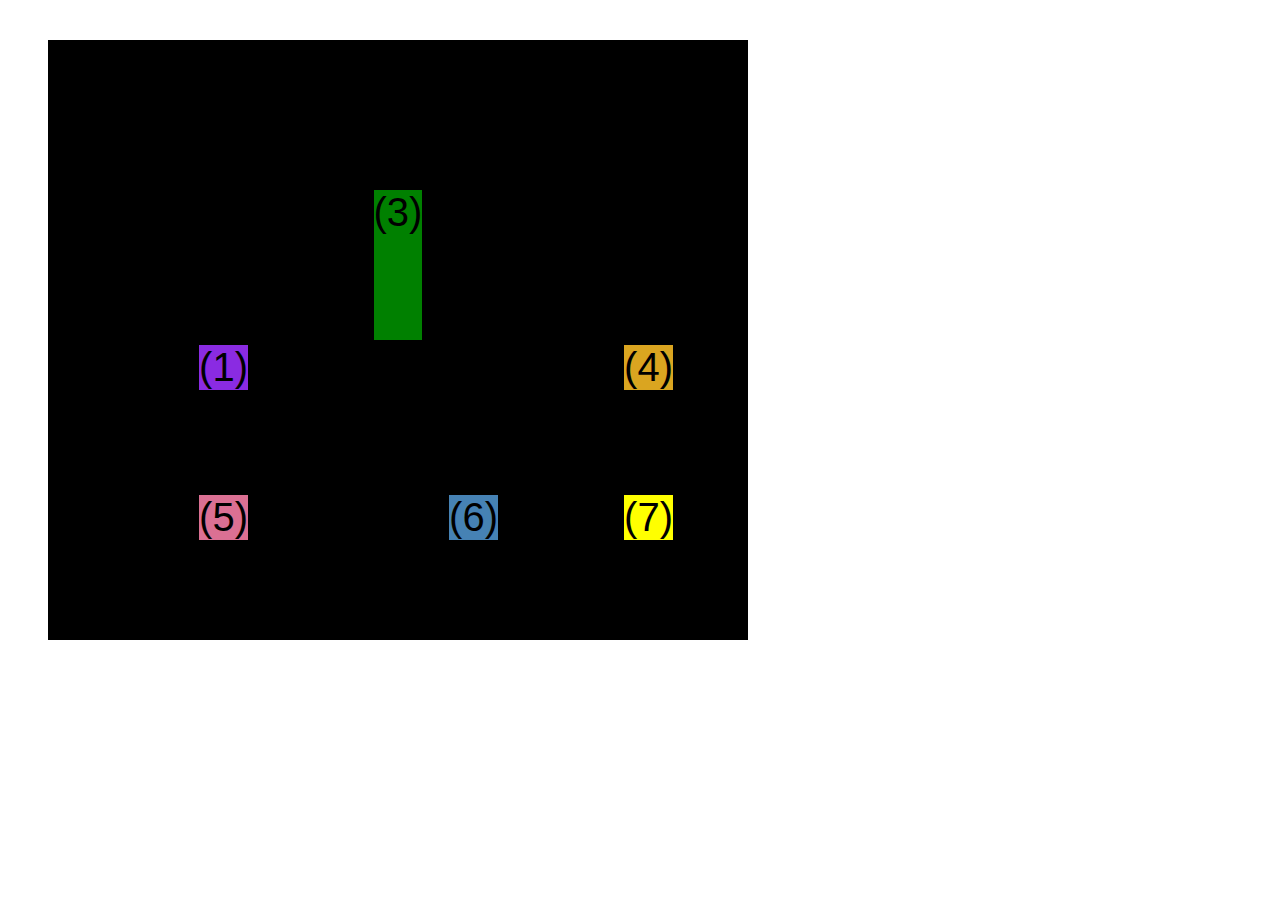
<file: 03_Fundamentals-The-Code-Magazine/css-grid.html>
<!DOCTYPE html>
<html lang="en">
  <head>
    <meta charset="UTF-8" />
    <meta http-equiv="X-UA-Compatible" content="IE=edge" />
    <meta name="viewport" content="width=device-width, initial-scale=1.0" />
    <title>CSS Grid</title>
    <style>
      .el--1 {
        background-color: blueviolet;
      }
      .el--2 {
        background-color: orangered;
      }
      .el--3 {
        background-color: green;
        height: 150px;
      }
      .el--4 {
        background-color: goldenrod;
      }
      .el--5 {
        background-color: palevioletred;
      }
      .el--6 {
        background-color: steelblue;
      }
      .el--7 {
        background-color: yellow;
      }
      .el--8 {
        background-color: crimson;
      }

      .container--1 {
        /* STARTER */
        font-family: sans-serif;
        background-color: #ddd;
        font-size: 30px;
        margin: 40px;

        /* CSS GRID */
        display: grid;
        /* grid-template-columns: 200px 200px 1fr 1fr; */
        /* grid-template-rows: 300px 200px; */
        /* grid-template-columns: 1fr 1fr 1fr auto; */

        grid-template-columns: repeat(4, 1fr);
        grid-template-rows: 1fr 1fr;
        /* height: 500px; */

        /* gap: 30px; */
        column-gap: 20px;
        row-gap: 40px;

        /* TEMP */
        display: none;
      }

      .el--8 {
        grid-column: 2 / 3;
        /* grid-row: 1 / span 2; */
        grid-row: 1 / 2;
      }

      .el--2 {
        /* grid-column: 1 / 4; */
        /* grid-column: 1 / span 4; */
        grid-column: 1 / -1;
        grid-row: 2 / 3;
      }

      .el--6 {
        /* grid-row: 3/5; */
      }
      .container--2 {
        /* STARTER */
        font-family: sans-serif;
        background-color: black;
        font-size: 40px;
        margin: 40px;

        width: 700px;
        height: 600px;

        /* CSS GRID */
        display: grid;
        grid-template-columns: 125px 200px 125px;
        grid-template-rows: 250px 100px;
        gap: 50px;

        /* ALIGNING TRACKS INSIDE CONTAINER: DISTRIBUTE EMPTY SPACE */
        justify-content: center;
        /* justify-content: space-between; */
        align-content: center;

        /* ALIGNING ITEMS INSIDE CELLS: MOVING ITEMS AROUND INSIDE CELLS */
        align-items: end;
        justify-items: end;
      }
      .el--3 {
        align-self: center;
        justify-self: center;
      }
    </style>
  </head>
  <body>
    <div class="container--1">
      <div class="el el--1">(1) HTML</div>
      <div class="el el--2">(2) and</div>
      <div class="el el--3">(3) CSS</div>
      <div class="el el--4">(4) are</div>
      <div class="el el--5">(5) amazing</div>
      <div class="el el--6">(6) languages</div>
      <!-- <div class="el el--7">(7) to</div> -->
      <div class="el el--8">(8) learn</div>
    </div>

    <div class="container--2">
      <div class="el el--1">(1)</div>
      <div class="el el--3">(3)</div>
      <div class="el el--4">(4)</div>
      <div class="el el--5">(5)</div>
      <div class="el el--6">(6)</div>
      <div class="el el--7">(7)</div>
    </div>
  </body>
</html>
</file>
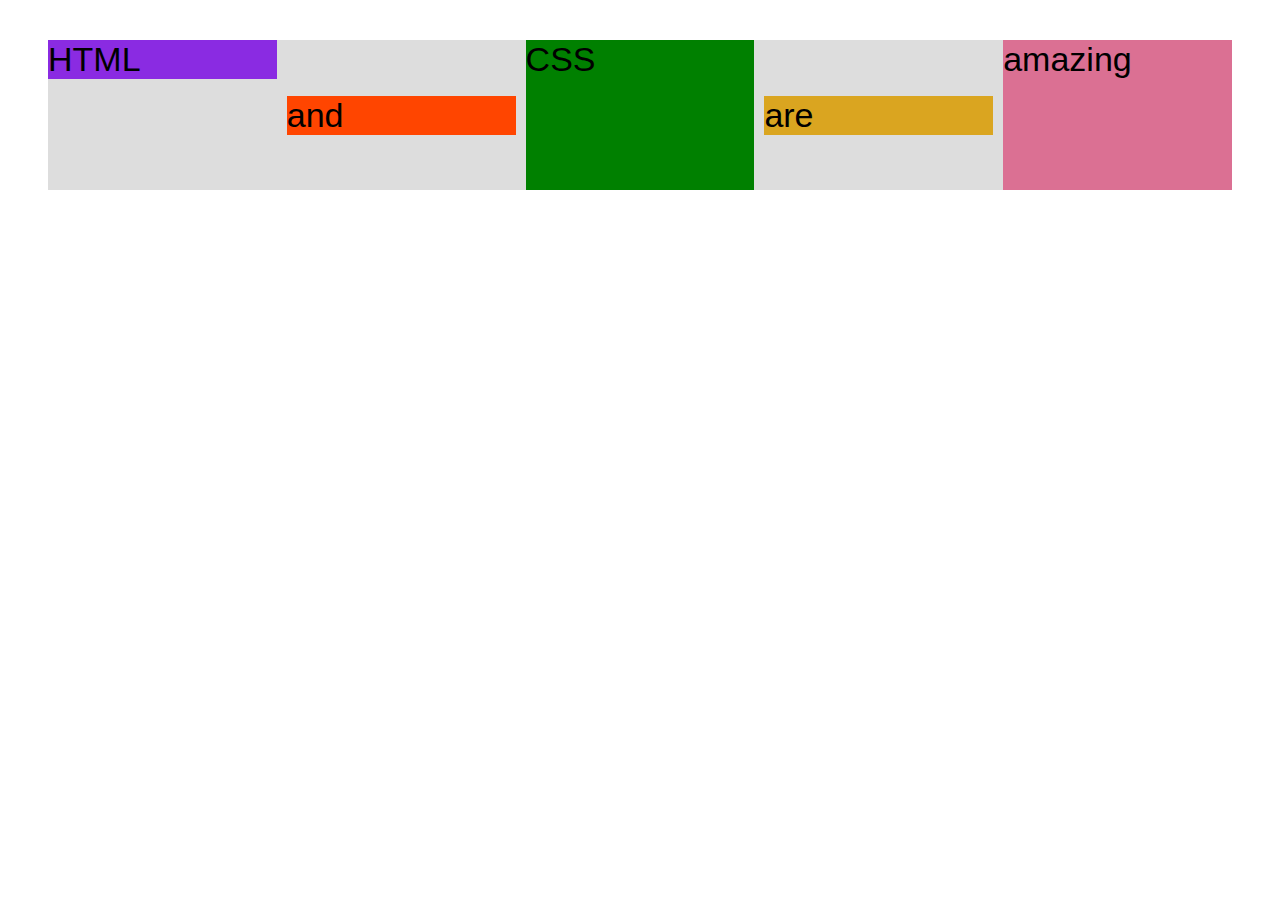
<file: 03_Fundamentals-The-Code-Magazine/flexbox.html>
<!DOCTYPE html>
<html lang="en">
  <head>
    <meta charset="UTF-8" />
    <meta http-equiv="X-UA-Compatible" content="IE=edge" />
    <meta name="viewport" content="width=device-width, initial-scale=1.0" />
    <title>Flexbox</title>
    <style>
      .el--1 {
        background-color: blueviolet;
      }
      .el--2 {
        background-color: orangered;
      }
      .el--3 {
        background-color: green;
        height: 150px;
      }
      .el--4 {
        background-color: goldenrod;
      }
      .el--5 {
        background-color: palevioletred;
      }
      .el--6 {
        background-color: steelblue;
      }
      .el--7 {
        background-color: yellow;
      }
      .el--8 {
        background-color: crimson;
      }

      .container {
        /* STARTER */
        font-family: sans-serif;
        background-color: #ddd;
        font-size: 34px;
        margin: 40px;

        /* FLEXBOX */
        display: flex;
        align-items: center;
        justify-content: flex-start;
        gap: 10px;
      }
      .el {
        /*
        DEFAULTS:
        flex-grow: 0;
        flex-shrink: 1;
        flex-basis: auto; */

        /* flex-basis: 200px;
        flex-shrink: 0; */
        /* SHORTHAND */
        /* flex: 0 0 200px; */

        /* flex-grow: 1; */
        /* SHORTHAND */
        flex: 1;
      }

      .el--1 {
        align-self: flex-start;
        /* order: 2; */
        /* flex-grow:1; */
      }

      .el--5 {
        align-self: stretch;
        order: 1;
      }

      .el--6 {
        order: -1;
      }
    </style>
  </head>
  <body>
    <div class="container">
      <div class="el el--1">HTML</div>
      <div class="el el--2">and</div>
      <div class="el el--3">CSS</div>
      <div class="el el--4">are</div>
      <div class="el el--5">amazing</div>
      <!-- <div class="el el--6">languages</div> -->
      <!-- <div class="el el--7">to</div>
      <div class="el el--8">learn</div> -->
    </div>
  </body>
</html>
</file>
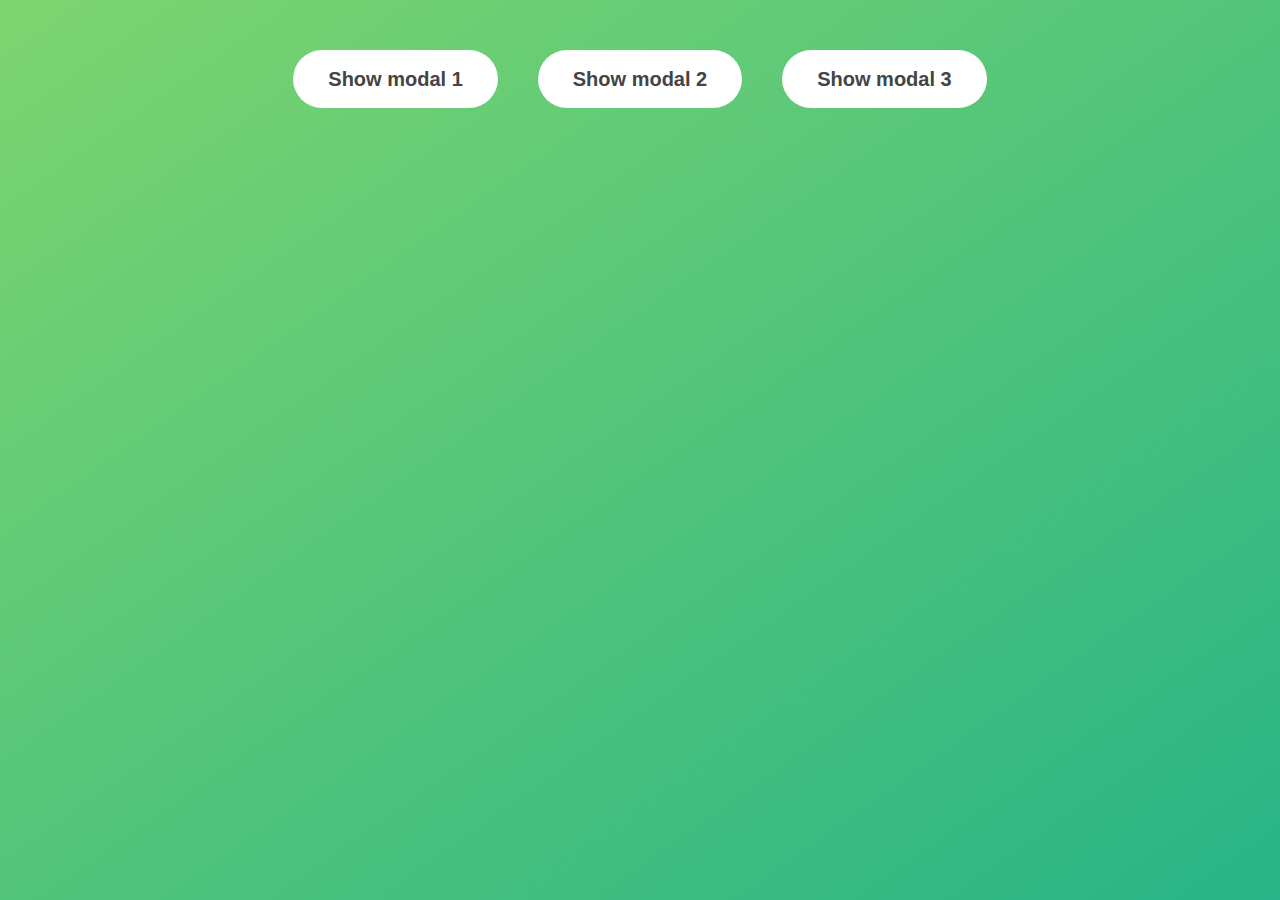
<file: 01_Web-components/07_modal-window/07-modal-window.html>
<!DOCTYPE html>
<html lang="en">
  <head>
    <meta charset="UTF-8" />
    <meta name="viewport" content="width=device-width, initial-scale=1.0" />
    <meta http-equiv="X-UA-Compatible" content="ie=edge" />
    <link rel="stylesheet" href="07-style.css" />
    <title>Modal window</title>
  </head>
  <body>
    <button class="show-modal">Show modal 1</button>
    <button class="show-modal">Show modal 2</button>
    <button class="show-modal">Show modal 3</button>

    <div class="modal hidden">
      <button class="close-modal">&times;</button>
      <h1>I'm a modal window 😍</h1>
      <p>
        Lorem ipsum dolor sit amet, consectetur adipisicing elit, sed do eiusmod
        tempor incididunt ut labore et dolore magna aliqua. Ut enim ad minim
        veniam, quis nostrud exercitation ullamco laboris nisi ut aliquip ex ea
        commodo consequat. Duis aute irure dolor in reprehenderit in voluptate
        velit esse cillum dolore eu fugiat nulla pariatur. Excepteur sint
        occaecat cupidatat non proident, sunt in culpa qui officia deserunt
        mollit anim id est laborum.
      </p>
    </div>
    <div class="overlay hidden"></div>

    <script src="07-script.js"></script>
  </body>
</html>
</file>
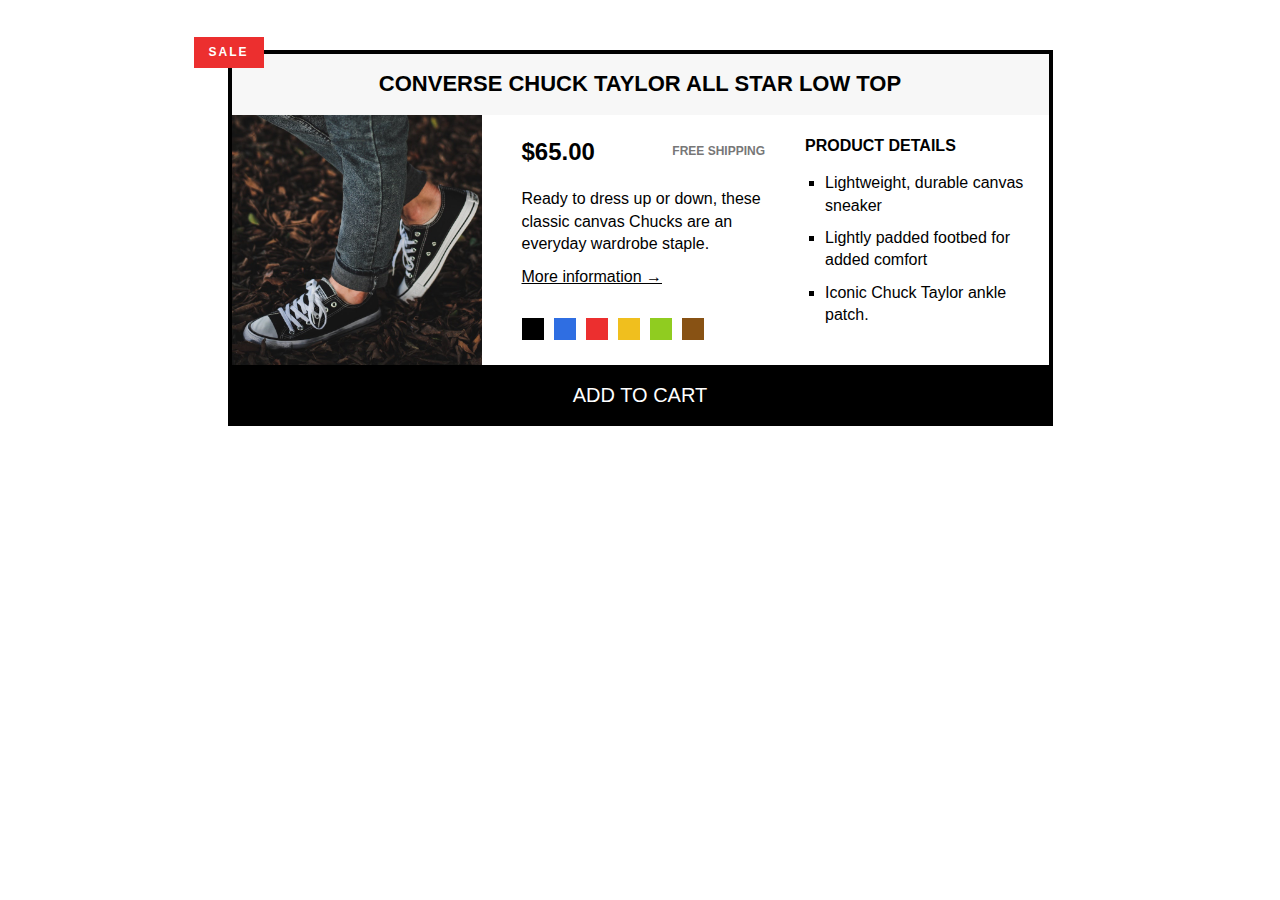
<file: 01_Web-components/08_product-card/08_product-card.html>
<!DOCTYPE html>
<html lang="en">
  <head>
    <meta charset="UTF-8" />
    <meta http-equiv="X-UA-Compatible" content="IE=edge" />
    <meta name="viewport" content="width=device=width, inicial-scale=1.0" />
    <title>Converse Chuck Taylor All Star Low Top</title>
    <link rel="stylesheet" href="08_style.css" />
  </head>

  <body>
    <article class="product">
      <h2 class="product-title">Converse Chuck Taylor All Star Low Top</h2>
      <img
        src="./img/Converse.jpeg"
        alt="Chuck Taylor All Star Shoe"
        height="250"
        width="250"
        class="product-img"
      />
      <div class="product-info">
        <div class="product-price">
          <p class="price"><strong>$65.00</strong></p>
          <p class="shipping">Free shipping</p>
        </div>
        <p class="sale">Sale</p>

        <p class="product-description">
          Ready to dress up or down, these classic canvas Chucks are an everyday
          wardrobe staple.
        </p>
        <a href="https://converse.com" target="_blank" class="more-info"
          >More information &rarr;</a
        >

        <div class="product-colors">
          <div class="color"></div>
          <div class="color color-blue"></div>
          <div class="color color-red"></div>
          <div class="color color-yellow"></div>
          <div class="color color-green"></div>
          <div class="color color-brown"></div>
        </div>
      </div>

      <div class="product-details">
        <h3 class="details-title">Product details</h3>
        <ul class="details-list">
          <li>Lightweight, durable canvas sneaker</li>
          <li>Lightly padded footbed for added comfort</li>
          <li>Iconic Chuck Taylor ankle patch.</li>
        </ul>
      </div>
      <button class="add-cart">Add to cart</button>
    </article>
  </body>
</html>
</file>
<file: 02_Small-project-Chair-Shop/style.css>
/*
SPACING SYSTEM (px)
2 / 4 / 8 / 12 / 16 / 24 / 32 / 48 / 64 / 80 / 96 / 128

FONT SIZE SYSTEM (px)
10 / 12 / 14 / 16 / 18 / 20 / 24 / 30 / 36 / 44 / 52 / 62 / 74 / 86 / 98
*/

/* 
MAIN COLOR: #087f5b 
GRAY COLOR: #343a40
*/

* {
  margin: 0;
  padding: 0;
  box-sizing: border-box;
}

/* ------------------------ */
/* GENERAL STYLES */
/* ------------------------ */
body {
  font-family: "inter", sans-serif;
  color: #343a40;
  border-bottom: 8px solid #087f5b;
}

.container {
  width: 960px;
  margin: 0 auto;
}

header,
section {
  margin-bottom: 96px;
}

h2 {
  margin-bottom: 48px;
  font-size: 36px;
  letter-spacing: -0.5px;
  /* 24 / 30 / 36 */
}

.grid-3-cols {
  display: grid;
  grid-template-columns: repeat(3, 1fr);
  column-gap: 80px;
}

.btn:link,
.btn:visited {
  background-color: #087f5b;
  color: #fff;
  text-decoration: none;
  text-transform: uppercase;
  font-weight: 500;
  display: inline-block;
  border-radius: 100px;
}

.btn:hover,
.btn:active {
  background-color: #099268;
}
.btn--big {
  font-size: 18px;
  padding: 16px 32px;
}

.btn--small {
  font-size: 14px;
  padding: 8px 12px;
}

img {
  border-radius: 12px;
}

/* ------------------------ */
/* COMPONENT STYLES */
/* ------------------------ */

/* HEADER */
header {
  display: grid;
  grid-template-columns: repeat(2, 1fr);
  column-gap: 80px;
  margin-top: 64px;
}

.header-text-box {
  align-self: center;
}

h1 {
  margin-bottom: 32px;
  font-size: 44px;
  line-height: 1.1;
  letter-spacing: -1px;
  /* 44 / 52 / 62 */
  /* 
  text-shadow: 0 5px 5px rgba(0, 0, 0, 0.5); */
}

.header-text {
  margin-bottom: 24px;
  font-size: 18px;
  line-height: 1.7;
}

img {
  width: 100%;
}

/* FEATURES */
.features-icon {
  stroke: #087f5b;
  width: 32px;
  height: 32px;
  margin-bottom: 24px;
}

.features-title {
  margin-bottom: 16px;
  font-size: 18px;
  line-height: 1.7;
}

.features-text {
  font-size: 18px;
  line-height: 1.7;
}

/* TESTIMONIAL */
.testimonial-section {
  background-color: #087f5b;
  color: #fff;
  padding: 24px;
  border-radius: 12px;
}

.testimonial-box {
  grid-column: 2 / -1;
  align-self: center;
}

.testimonial-box h2 {
  margin-bottom: 24px;
  font-size: 24px;
  /* 20 / 24 / 30 */
}

.testimonial-text {
  font-style: italic;
  margin-bottom: 24px;
  font-size: 18px;
  line-height: 1.7;
  color: #e6fcf5;
}
.testimonial-author {
  color: #c3fae8;
}

/* CHAIRS */

.chair {
  box-shadow: 0 20px 30px 0 rgba(0, 0, 0, 0.07);
  border-radius: 12px;
}

.chair img {
  border-bottom-left-radius: 0;
  border-bottom-right-radius: 0;
}

.chair-box {
  padding: 32px;
}

h3 {
  margin-bottom: 24px;
  font-size: 20px;
}

.chair-details {
  list-style: none;
  margin-bottom: 48px;
}

.chair-details li {
  display: flex;
  align-items: center;
  gap: 12px;
  margin-bottom: 16px;
}

.chair-details li:last-child {
  margin-bottom: 0;
}

.chair-icon {
  stroke: #087f5b;
  width: 24px;
  height: 24px;
}

.chair-price {
  display: flex;
  justify-content: space-between;
  align-items: center;
  font-size: 20px;
}

footer {
  margin-bottom: 48px;
  font-size: 14px;
  color: #495057;
}
</file>
<file: 03_Fundamentals-The-Code-Magazine/style.css>
* {
  /* border-top: 10px solid #1098ad; */
  margin: 0;
  padding: 0;
  box-sizing: border-box;
}

/* PAGE SECTIONS */
body {
  color: #444;
  font-family: sans-serif;

  border-top: 10px solid #1098ad;
  position: relative;
}

.container {
  width: 1200px;
  /* margin-left: auto;
  margin-right: auto; */
  margin: 0 auto;
  /* position: relative; */
}

.main-header {
  background-color: #f7f7f7;
  /* padding: 20px;
  padding-left: 40px;
  padding-right: 40px; */
  padding: 20px 40px;
  /* margin-bottom: 60px; */
  /* height: 80px; */
}

nav {
  font-size: 18px;
  /* text-align: center; */
}

article {
  /* margin-bottom: 60px; */
}

.post-header {
  margin-bottom: 40px;
  /* position: relative; */
}

aside {
  background-color: #f7f7f7;
  border-top: 5px solid #1098ad;
  border-bottom: 5px solid #1098ad;
  padding: 50px 40px;
}

/* h1,
h2,
h3,
h4,
p,
li {
  font-family: sans-serif;
  color: #444;
} */

/* SMALLER ELEMENTS */
h1,
h2,
h3 {
  color: #1098ad;
}

h1 {
  font-size: 26px;
  text-transform: uppercase;
  font-style: italic;
}

h2 {
  font-size: 40px;
  margin-bottom: 30px;
}

h3 {
  font-size: 30px;
  margin-bottom: 20px;
  margin-top: 40px;
}

h4 {
  font-size: 20px;
  text-transform: uppercase;
  text-align: center;
  margin-bottom: 30px;
}

p {
  font-size: 22px;
  line-height: 1.5;
  margin-bottom: 15px;
}

ul,
ol {
  margin-left: 50px;
  margin-bottom: 20px;
}

li {
  font-size: 20px;
  margin-bottom: 10px;
  /* display: inline; */
}

li:last-child {
  margin-bottom: 0;
}

/* footer p {
  font-size: 16px;
} */

/*
article header p {
  font-style: italic;
}*/

#author {
  font-style: italic;
  font-size: 18px;
}

#copyright {
  font-size: 16px;
}

.related-author {
  font-size: 18px;
  font-weight: bold;
}

/* ul {
  list-style: none;
} */

.related {
  list-style: none;
  margin-left: 0;
}

/* body {
  background-color: yellow;
} */

/* .first-li {
  font-weight: bold;
} */

li:first-child {
  font-weight: bold;
}

li:last-child {
  font-style: italic;
}

/* li:nth-child(even) {
  color: red;
} */

/* Misconception: this won't work! */
article p:first-child {
  color: red;
}

/* Styling links */
a:link {
  color: #1098ad;
  text-decoration: none;
}

a:visited {
  /* color: #444; */
  color: #1098ad;
}

a:hover {
  color: orangered;
  font-weight: bold;
  text-decoration: underline orangered;
}

a:active {
  background-color: black;
  font-style: italic;
}

/* LVHA */

.post-img {
  width: 100%;
  height: auto;
}

nav a:link {
  /* background-color: orangered;
  margin: 20px;
  padding: 20px;

  display: block; */

  margin-right: 30px;
  display: inline-block;
}
nav a:link:last-child {
  margin-right: 0;
}

button {
  font-size: 22px;
  padding: 20px;
  cursor: pointer;

  position: absolute;
  /* top: 50px;
  left: 50px; */
  bottom: 50px;
  right: 50px;
}

h1::first-letter {
  font-style: normal;
  margin-right: 5px;
}

h3 + p::first-line {
  /* color: red; */
}

h2 {
  /* background-color: orange; */
  position: relative;
}

h2::before {
  content: "TOP";
  background-color: #ffe70e;
  color: #444;
  font-size: 16px;
  font-weight: bold;
  display: inline-block;
  padding: 5px 10px;
  position: absolute;
  top: -10px;
  right: -25px;
}

/* Resolving conflicts */
/* #copyright {
  color: red;
}

.copyright {
  color: blue;
}

.text {
  color: yellow;
}

footer p {
  color: green !important;
} */

/* nav a:link,
nav p {
  font-size: 18px;
} */

/* FLOATS */
/*
.author-img {
  float: left;
  margin-bottom: 20px;
}

.author {
  float: left;
  margin-top: 10px;
  margin-left: 20px;
}

h1 {
  float: left;
}

nav {
  float: right;
}

.clear {
  clear: both;
}

.clearfix::after {
  clear: both;
  content: "";
  display: block;
}

article {
  width: 825px;
  float: left;
}

aside {
  width: 300px;
  float: right;
}

footer {
  clear: both;
}
*/

/* FLEXBOX */
.main-header {
  display: flex;
  align-items: center;
  justify-content: space-between;
}
.author-box {
  display: flex;
  align-items: center;
  margin-bottom: 15px;
}

.author {
  margin-bottom: 0;
  margin-left: 15px;
}

.related-post {
  display: flex;
  align-items: center;
  gap: 20px;
  margin-bottom: 30px;
}

.related-link:link {
  font-size: 17px;
  font-weight: bold;
  font-style: normal;
  margin-bottom: 5px;
  display: block;
}

.related-author {
  margin-bottom: 0;
  font-size: 14px;
  font-weight: normal;
  font-style: italic;
}
/* FLEXBOX LAYOUT */
/* .row {
  display: flex;
  align-items: flex-start;
  gap: 75px;
  margin-bottom: 60px;
}

article {
  flex: 1;
  margin-bottom: 0;
}

aside {
  
  DEFAULTS:
  flex-grow: 0;
  flex-shrink: 1;
  flex-basis: auto; 
 
  flex: 0 0 300px;
} */

/* CSS GRID CONTAINER */
.container {
  display: grid;
  grid-template-columns: 1fr 300px;
  column-gap: 75px;
  row-gap: 60px;
  align-items: start;
}

.main-header {
  /* grid-column: 1 / span 2; */
  grid-column: 1 / -1;
}
article {
}

aside {
}

footer {
  grid-column: 1 / -1;
}
</file>
<file: 01_Web-components/07_modal-window/07-style.css>
* {
  margin: 0;
  padding: 0;
  box-sizing: inherit;
}

html {
  font-size: 62.5%;
  box-sizing: border-box;
}

body {
  font-family: sans-serif;
  color: #333;
  line-height: 1.5;
  height: 100vh;
  position: relative;
  display: flex;
  align-items: flex-start;
  justify-content: center;
  background: linear-gradient(to top left, #28b487, #7dd56f);
}

.show-modal {
  font-size: 2rem;
  font-weight: 600;
  padding: 1.75rem 3.5rem;
  margin: 5rem 2rem;
  border: none;
  background-color: #fff;
  color: #444;
  border-radius: 10rem;
  cursor: pointer;
}

.close-modal {
  position: absolute;
  top: 1.2rem;
  right: 2rem;
  font-size: 5rem;
  color: #333;
  cursor: pointer;
  border: none;
  background: none;
}

h1 {
  font-size: 2.5rem;
  margin-bottom: 2rem;
}

p {
  font-size: 1.8rem;
}

/* -------------------------- */
/* CLASSES TO MAKE MODAL WORK */
.hidden {
  display: none;
}

.modal {
  position: absolute;
  top: 50%;
  left: 50%;
  transform: translate(-50%, -50%);
  width: 70%;

  background-color: white;
  padding: 6rem;
  border-radius: 5px;
  box-shadow: 0 3rem 5rem rgba(0, 0, 0, 0.3);
  z-index: 10;
}

.overlay {
  position: absolute;
  top: 0;
  left: 0;
  width: 100%;
  height: 100%;
  background-color: rgba(0, 0, 0, 0.6);
  backdrop-filter: blur(3px);
  z-index: 5;
}
</file>
<file: 01_Web-components/08_product-card/08_style.css>
* {
  margin: 0;
  padding: 0;
  box-sizing: border-box;
}

body {
  font-family: sans-serif;
  line-height: 1.4;
}

/* PRODUCT */
.product {
  border: 4px solid black;
  width: 825px;
  margin: 50px auto;
  position: relative;

  display: grid;
  grid-template-columns: 250px 1fr 1fr;
  column-gap: 40px;
}

.product-title {
  text-align: center;
  font-size: 22px;
  text-transform: uppercase;
  background-color: #f7f7f7;
  padding: 15px;
  grid-column: 1 / -1;
}

/* PRODUCT INFORMATION */
.product-info {
  /*  (825 - 8 - 250 - 80) / 2  */
  /*   width: 243px; */
  flex: 1;
  margin-top: 20px;
}

.product-price {
  display: flex;
  justify-content: space-between;
  align-items: center;
  margin-bottom: 20px;
}

.price {
  font-size: 24px;
}

.shipping {
  font-size: 12px;
  text-transform: uppercase;
  font-weight: bold;
  color: #777;
}

.sale {
  background-color: #ec2f2f;
  color: #fff;
  font-size: 12px;
  text-transform: uppercase;
  font-weight: bold;
  letter-spacing: 2px;
  padding: 7px 15px;
  display: inline-block;
  position: absolute;
  top: -17px;
  left: -38px;

  /*   width: 40px;
  text-align: center; */
}

.product-description {
  margin-bottom: 10px;
}

.more-info:link,
.more-info:visited {
  color: black;
  margin-bottom: 30px;
  display: inline-block;
}

.more-info:hover,
.more-info:active {
  text-decoration: none;
}

.product-colors {
  display: flex;
  gap: 10px;
}

.color {
  background-color: #000;
  height: 22px;
  width: 22px;
}

.color-blue {
  background-color: #2f6ee2;
}
.color-red {
  background-color: #ec2f2f;
}
.color-yellow {
  background-color: #f0bf1e;
}
.color-green {
  background-color: #90cc20;
}
.color-brown {
  background-color: #885214;
}

/* PRODUCT DETAILS */
.product-details {
  /*   width: 243px; */
  margin-top: 20px;
  flex: 1;
}

.details-title {
  text-transform: uppercase;
  font-size: 16px;
  margin-bottom: 15px;
}

.details-list {
  list-style: square;
  margin-left: 20px;
}

.details-list li {
  margin-bottom: 10px;
}

/* BUTTON */
.add-cart {
  background-color: #000;
  border: none;
  color: #fff;
  font-size: 20px;
  text-transform: uppercase;
  cursor: pointer;
  padding: 15px;
  width: 100%;
  border-top: 4px solid black;
  grid-column: 1 / -1;
}

.add-cart:hover {
  color: #000;
  background-color: #fff;
}
</file>
